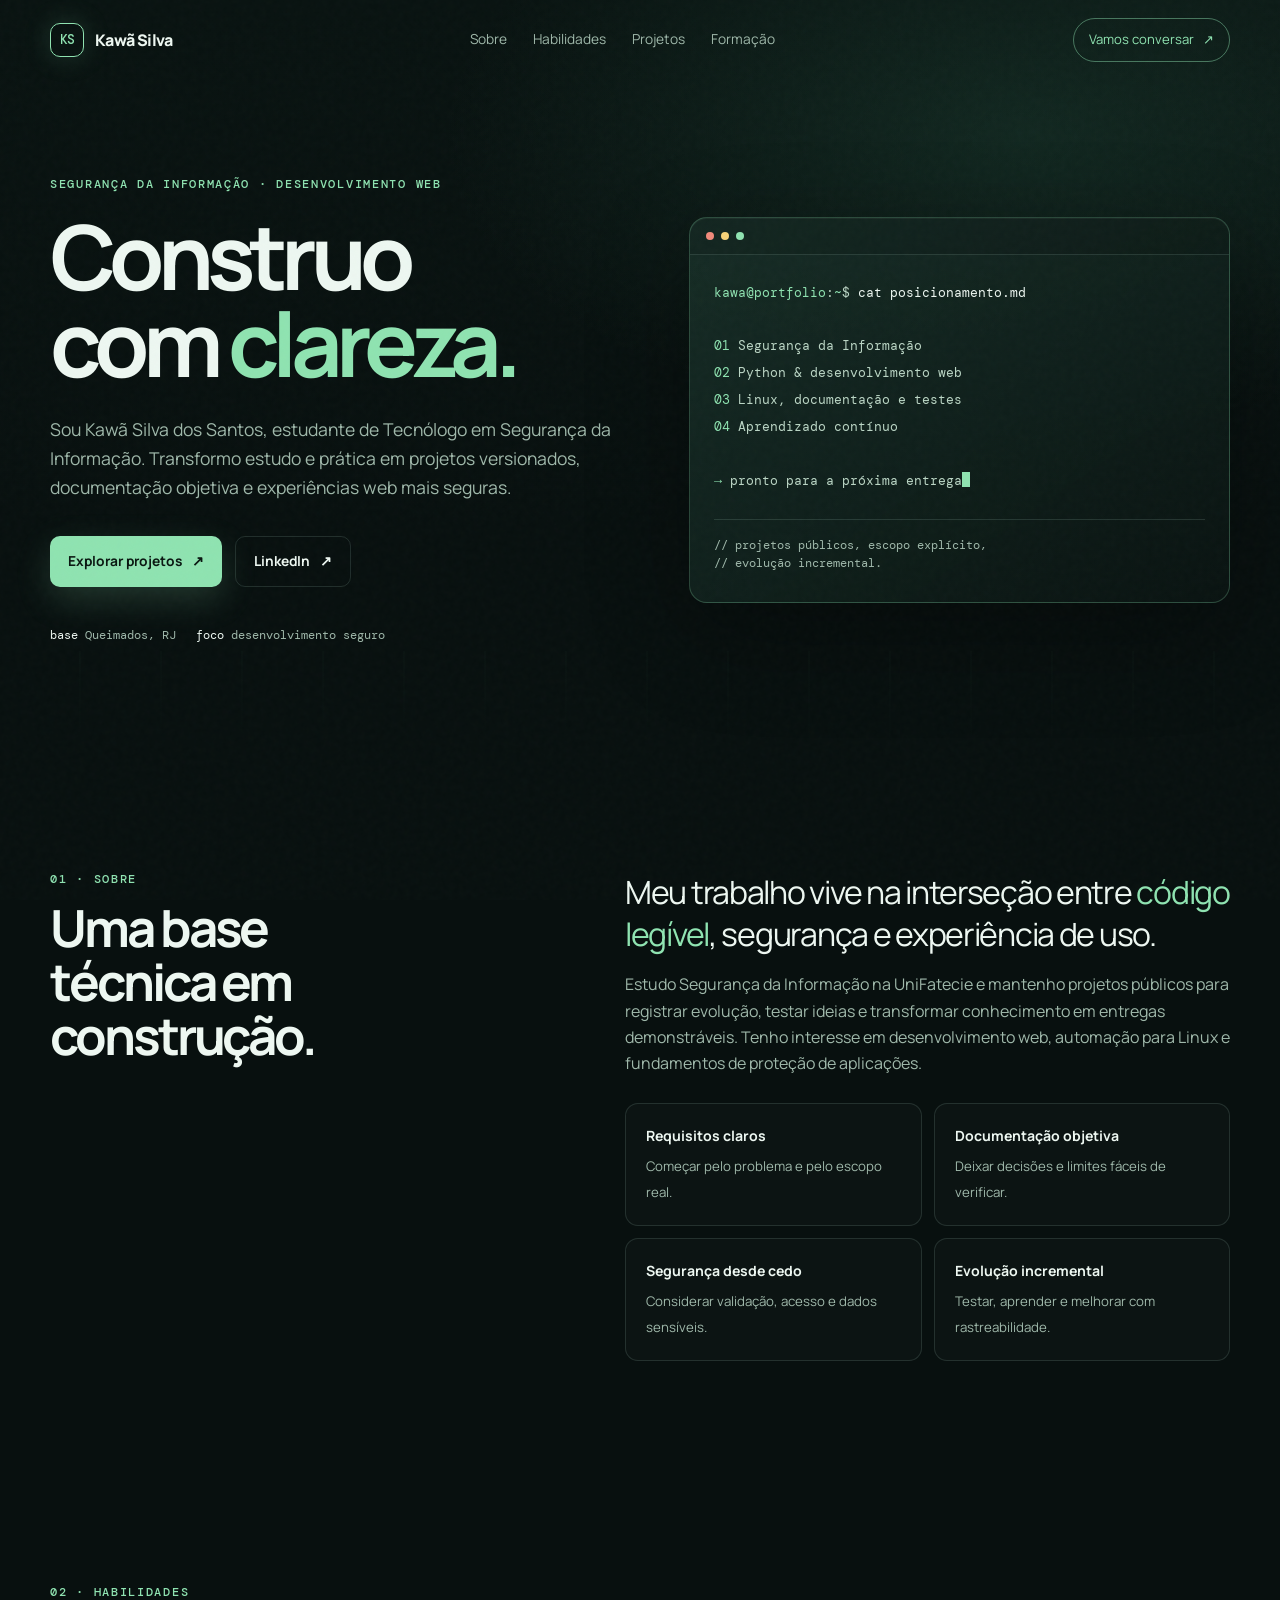
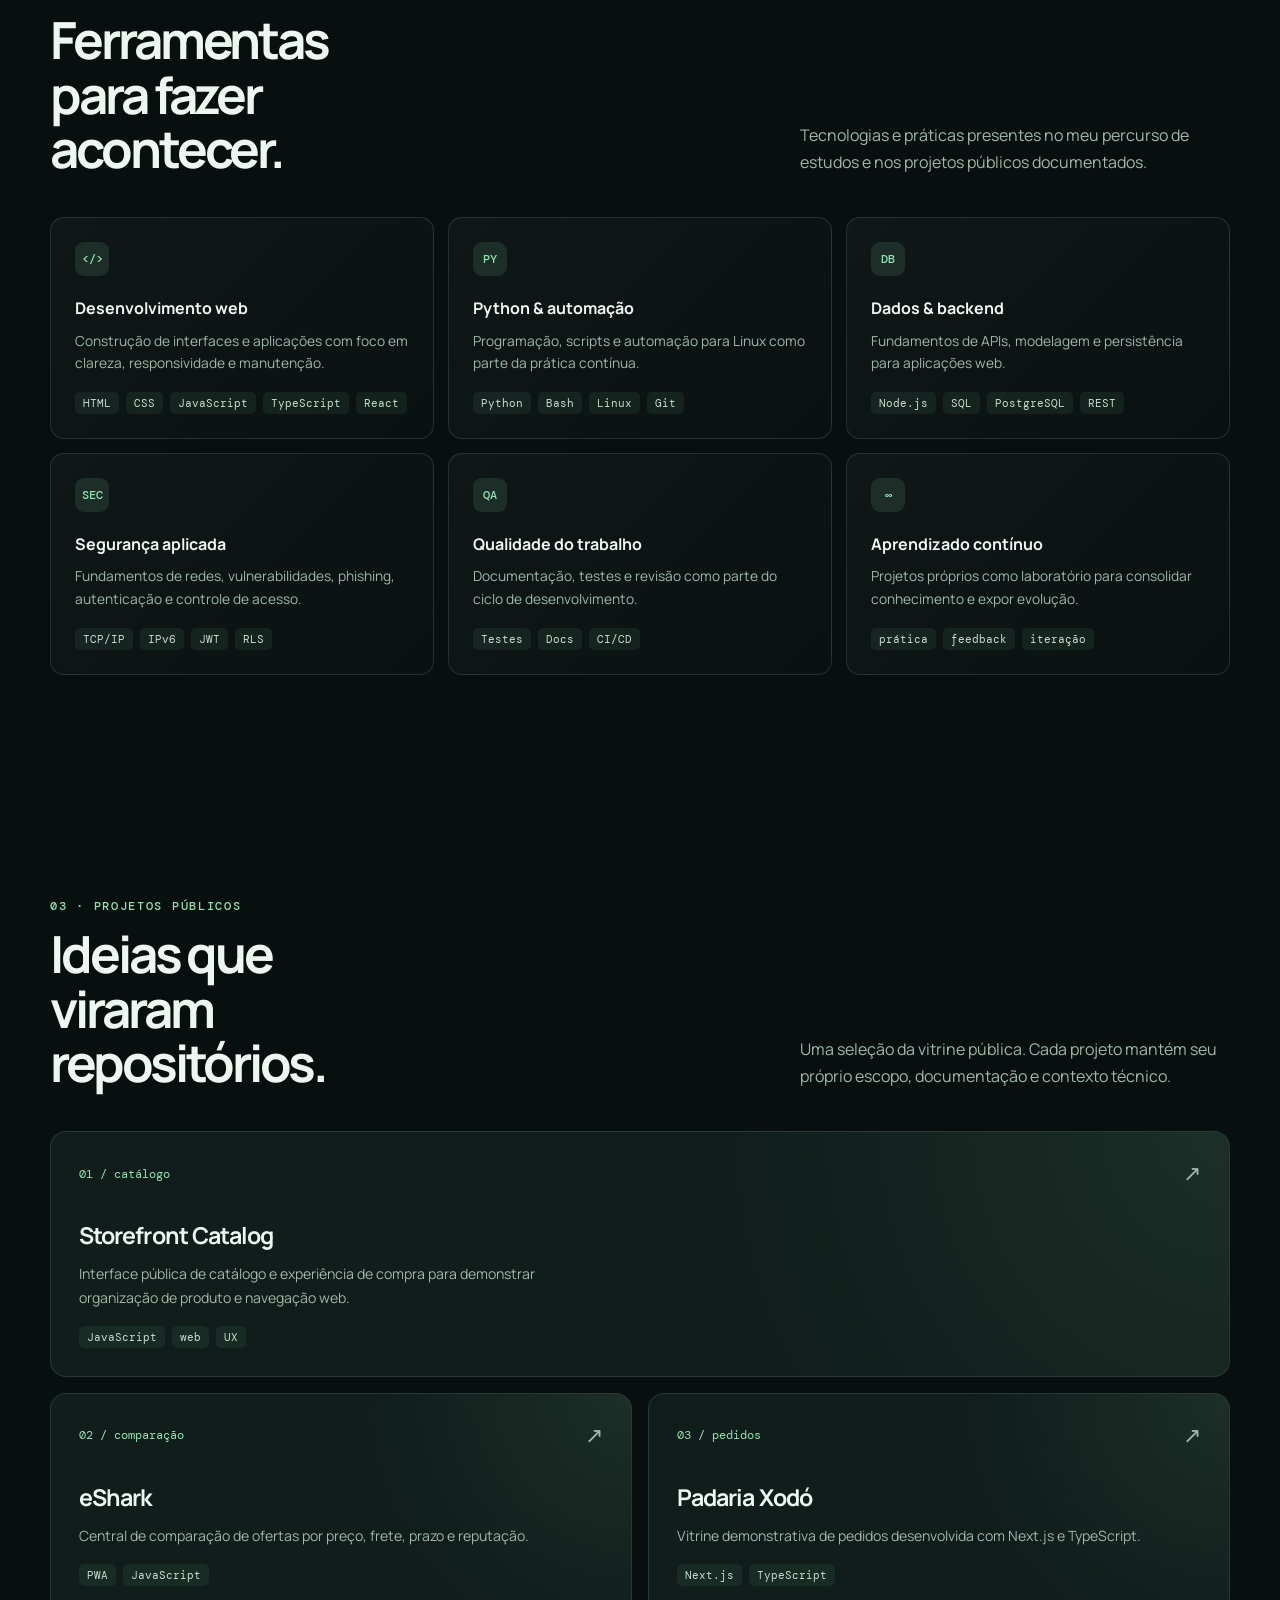
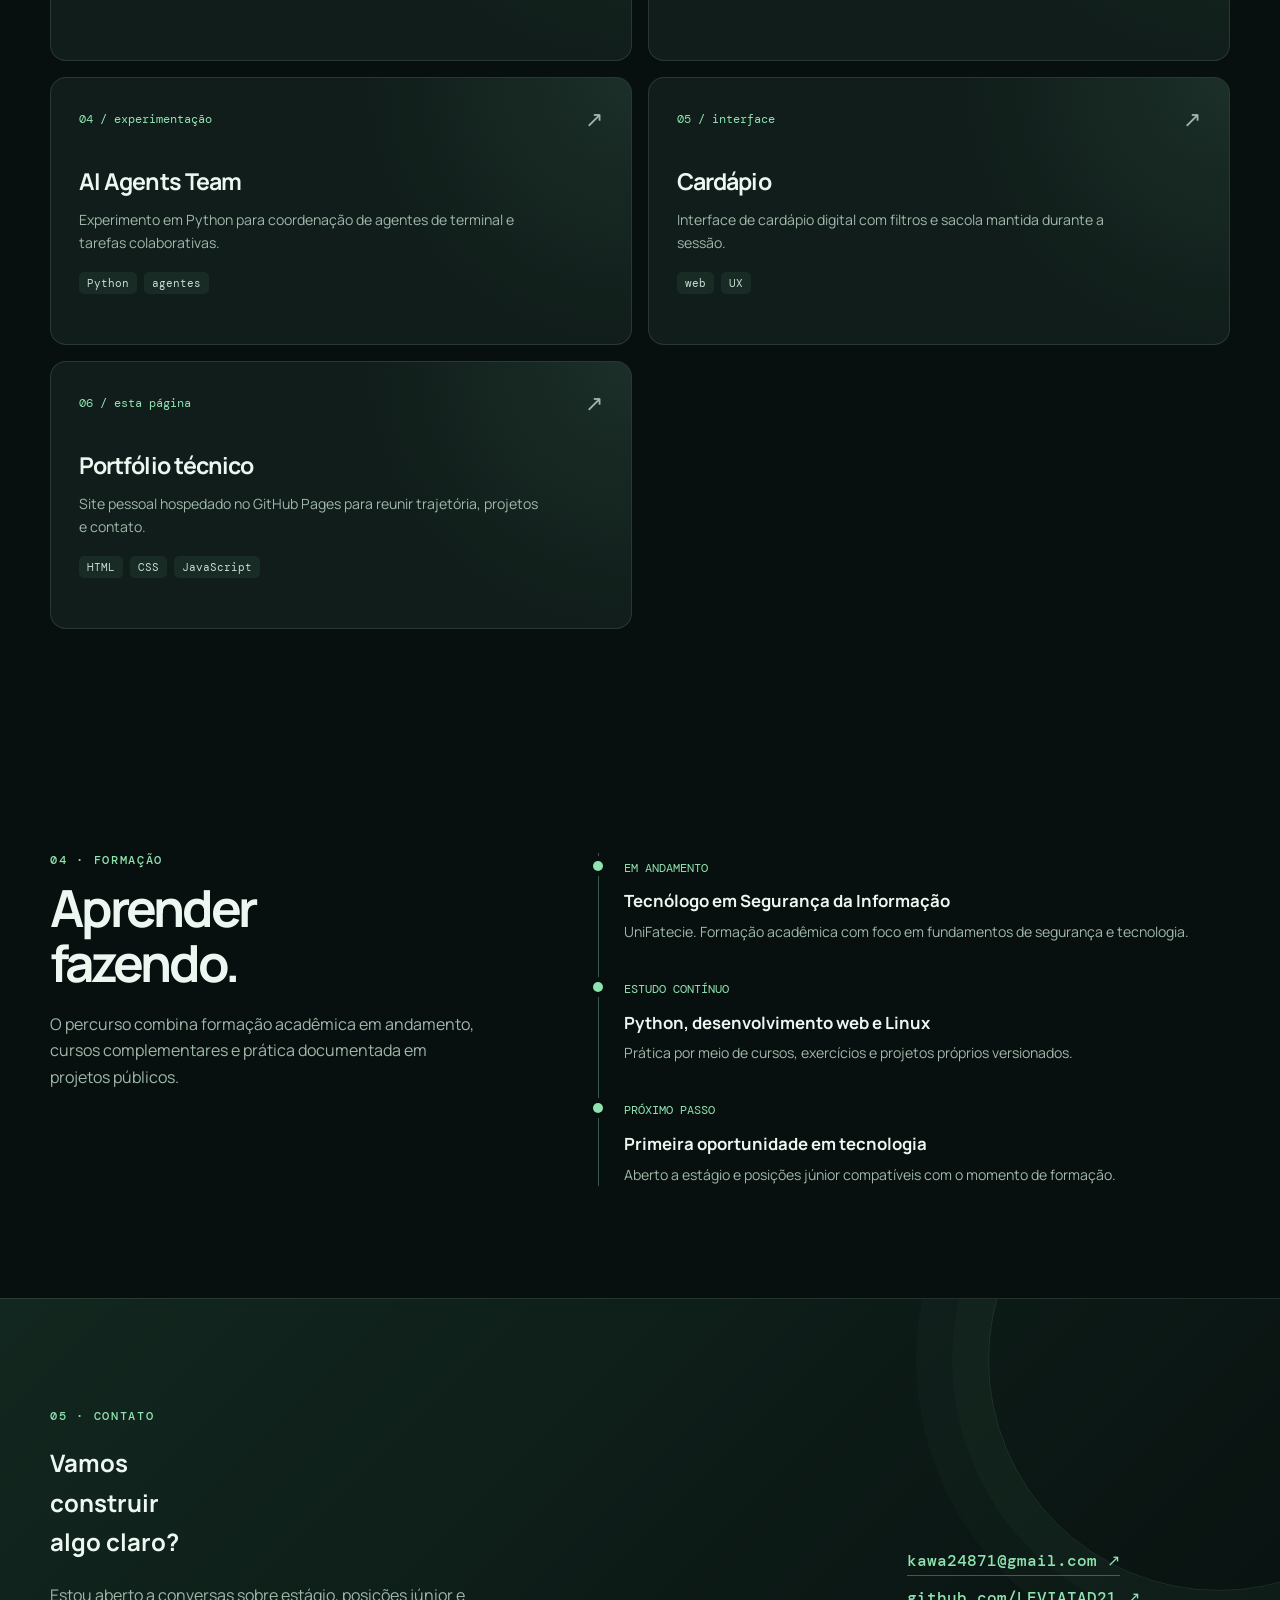
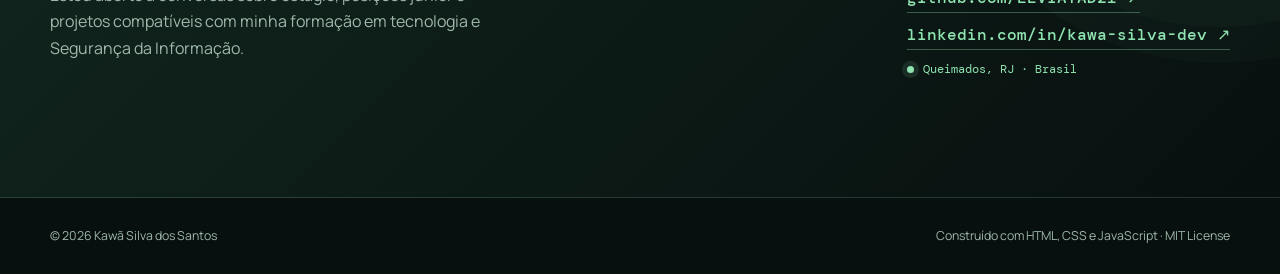
<file: index.html>
<!doctype html>
<html lang="pt-BR">
<head>
  <meta charset="utf-8">
  <meta name="viewport" content="width=device-width, initial-scale=1">
  <meta name="description" content="Portfólio público de Kawã Silva dos Santos — estudante de Segurança da Informação, desenvolvimento web e automação para Linux.">
  <meta name="theme-color" content="#08100f">
  <title>Kawã Silva dos Santos — Segurança da Informação & Desenvolvimento</title>
  <link rel="preconnect" href="https://fonts.googleapis.com">
  <link rel="preconnect" href="https://fonts.gstatic.com" crossorigin>
  <link href="https://fonts.googleapis.com/css2?family=DM+Mono:wght@400;500&family=Manrope:wght@400;500;600;700;800&display=swap" rel="stylesheet">
  <style>
    :root{--bg:#08100f;--bg-soft:#0d1715;--panel:#101d1a;--panel-2:#13231f;--line:rgba(203,245,226,.13);--text:#edf7f1;--muted:#9fb8aa;--accent:#8fe3b1;--accent-2:#d7ff8f;--warning:#f6d278;--mono:'DM Mono',monospace;--sans:'Manrope',sans-serif;--max:1180px;--ease:cubic-bezier(.16,1,.3,1)}
    *{box-sizing:border-box}html{scroll-behavior:smooth}body{margin:0;background:var(--bg);color:var(--text);font:16px/1.65 var(--sans);overflow-x:hidden}body:before{content:"";position:fixed;inset:0;pointer-events:none;opacity:.035;background-image:url("data:image/svg+xml,%3Csvg viewBox='0 0 180 180' xmlns='http://www.w3.org/2000/svg'%3E%3Cfilter id='n'%3E%3CfeTurbulence type='fractalNoise' baseFrequency='.8' numOctaves='3' stitchTiles='stitch'/%3E%3C/filter%3E%3Crect width='100%25' height='100%25' filter='url(%23n)' opacity='.65'/%3E%3C/svg%3E");z-index:20}a{color:inherit;text-decoration:none}.wrap{width:min(var(--max),calc(100% - 48px));margin:auto}.eyebrow{color:var(--accent);font:500 .76rem/1.2 var(--mono);letter-spacing:.14em;text-transform:uppercase}.muted{color:var(--muted)}
    .nav{position:fixed;inset:0 0 auto;z-index:10;padding:18px 0;transition:background .3s,border-color .3s,backdrop-filter .3s}.nav.scrolled{background:rgba(8,16,15,.82);backdrop-filter:blur(18px);border-bottom:1px solid var(--line)}.nav-inner{display:flex;align-items:center;justify-content:space-between;gap:24px}.brand{display:inline-flex;align-items:center;gap:11px;font-weight:800;letter-spacing:-.04em}.brand-mark{display:grid;place-items:center;width:34px;height:34px;border:1px solid var(--accent);color:var(--accent);font:500 .8rem var(--mono);border-radius:10px;box-shadow:0 0 28px rgba(143,227,177,.17)}.nav-links{display:flex;gap:26px;color:var(--muted);font-size:.86rem}.nav-links a{position:relative}.nav-links a:after{content:"";position:absolute;left:0;right:100%;bottom:-7px;height:1px;background:var(--accent);transition:right .25s var(--ease)}.nav-links a:hover{color:var(--text)}.nav-links a:hover:after{right:0}.nav-cta{display:inline-flex;align-items:center;gap:9px;padding:10px 15px;border:1px solid rgba(143,227,177,.45);border-radius:999px;color:var(--accent);font-size:.82rem;transition:transform .25s var(--ease),background .25s}.nav-cta:hover{transform:translateY(-2px);background:rgba(143,227,177,.08)}
    main{position:relative}.hero{min-height:760px;display:grid;align-items:center;padding:150px 0 90px;position:relative;background:radial-gradient(ellipse 70% 60% at 80% 18%,rgba(64,145,111,.17),transparent 65%),linear-gradient(180deg,#091311 0%,var(--bg) 70%)}.hero-grid{display:grid;grid-template-columns:1.02fr .98fr;gap:76px;align-items:center}.hero h1{font-size:clamp(3.2rem,7vw,6.8rem);line-height:.98;letter-spacing:-.075em;margin:20px 0 28px;max-width:8ch;text-wrap:balance}.hero h1 span{color:var(--accent)}.hero-copy{max-width:590px;font-size:1.1rem;color:var(--muted);text-wrap:pretty}.actions{display:flex;flex-wrap:wrap;gap:13px;margin-top:34px}.btn{display:inline-flex;align-items:center;gap:10px;border-radius:10px;padding:13px 18px;font-weight:700;font-size:.86rem;transition:transform .25s var(--ease),box-shadow .25s var(--ease),background .25s}.btn:hover{transform:translateY(-3px)}.btn-primary{background:var(--accent);color:#0a1711;box-shadow:0 12px 35px rgba(143,227,177,.18)}.btn-primary:hover{box-shadow:0 16px 42px rgba(143,227,177,.28)}.btn-ghost{border:1px solid var(--line);color:var(--text)}.btn-ghost:hover{background:var(--panel)}.hero-meta{display:flex;gap:20px;flex-wrap:wrap;margin-top:40px;color:var(--muted);font:400 .78rem var(--mono)}.hero-meta strong{color:var(--text);font-weight:400}.terminal{position:relative;border:1px solid rgba(143,227,177,.23);border-radius:18px;background:linear-gradient(145deg,rgba(24,47,40,.9),rgba(10,20,18,.96));box-shadow:0 30px 100px rgba(0,0,0,.32),inset 0 1px rgba(255,255,255,.05);overflow:hidden;transform:rotate(1.4deg);transition:transform .5s var(--ease)}.terminal:hover{transform:rotate(0) translateY(-5px)}.terminal-bar{display:flex;gap:7px;padding:14px 16px;border-bottom:1px solid var(--line);background:rgba(0,0,0,.13)}.dot{width:8px;height:8px;border-radius:50%;background:#547066}.dot:first-child{background:#f18a7b}.dot:nth-child(2){background:var(--warning)}.dot:nth-child(3){background:var(--accent)}.terminal-body{padding:25px 24px 29px;min-height:335px;font:400 .84rem/2 var(--mono);color:#bbd6c5}.prompt{color:var(--accent)}.cmd{color:var(--text)}.cursor{display:inline-block;width:8px;height:1.1em;background:var(--accent);vertical-align:-2px;animation:blink 1.05s steps(2) infinite}.terminal-note{margin-top:24px;padding-top:17px;border-top:1px solid var(--line);color:var(--muted);font:400 .72rem/1.6 var(--mono)}@keyframes blink{50%{opacity:0}}
    .signal{position:absolute;inset:auto 0 -1px;height:110px;opacity:.45;background:linear-gradient(transparent,var(--bg)),repeating-linear-gradient(90deg,transparent 0 79px,rgba(143,227,177,.08) 80px,transparent 81px)}.section{padding:112px 0}.section-head{display:flex;justify-content:space-between;align-items:end;gap:30px;margin-bottom:42px}.section h2{font-size:clamp(2rem,4vw,3.7rem);line-height:1.06;letter-spacing:-.06em;margin:13px 0 0;max-width:11ch}.section-intro{max-width:430px;color:var(--muted);margin:0}.about{display:grid;grid-template-columns:.9fr 1.1fr;gap:80px}.about-lead{font-size:clamp(1.4rem,2.5vw,2rem);line-height:1.3;letter-spacing:-.04em;margin:0}.about-lead em{color:var(--accent);font-style:normal}.about p:not(.about-lead){color:var(--muted);max-width:62ch}.principles{display:grid;grid-template-columns:repeat(2,1fr);gap:12px;margin-top:26px}.principle{padding:20px;border:1px solid var(--line);border-radius:13px;background:rgba(255,255,255,.02)}.principle b{display:block;margin-bottom:5px;font-size:.88rem}.principle span{color:var(--muted);font-size:.83rem}
    .skills-grid{display:grid;grid-template-columns:repeat(3,1fr);gap:14px}.skill-card{border:1px solid var(--line);border-radius:14px;background:linear-gradient(135deg,rgba(255,255,255,.035),rgba(255,255,255,.012));padding:24px;min-height:180px;transition:transform .3s var(--ease),border-color .3s,background .3s}.skill-card:hover{transform:translateY(-5px);border-color:rgba(143,227,177,.42);background:var(--panel)}.skill-icon{display:grid;place-items:center;width:34px;height:34px;border-radius:9px;background:rgba(143,227,177,.11);color:var(--accent);font:500 .78rem var(--mono);margin-bottom:19px}.skill-card h3{font-size:1rem;margin:0 0 8px}.skill-card p{color:var(--muted);font-size:.86rem;margin:0}.tags{display:flex;flex-wrap:wrap;gap:7px;margin-top:17px}.tag{padding:4px 8px;border-radius:5px;background:rgba(143,227,177,.07);color:#c5dfd0;font:400 .7rem var(--mono)}
    .projects{display:grid;grid-template-columns:repeat(2,1fr);gap:16px}.project{position:relative;min-height:268px;padding:28px;border:1px solid var(--line);border-radius:16px;overflow:hidden;background:var(--panel);transition:transform .3s var(--ease),border-color .3s}.project:before{content:"";position:absolute;inset:0;background:radial-gradient(circle at 100% 0,rgba(143,227,177,.13),transparent 42%);opacity:.7;pointer-events:none}.project:hover{transform:translateY(-6px);border-color:rgba(143,227,177,.42)}.project.wide{grid-column:span 2;min-height:230px}.project-top,.project h3,.project p,.project .tags{position:relative}.project-top{display:flex;justify-content:space-between;align-items:center;color:var(--accent);font:400 .72rem var(--mono)}.project h3{font-size:1.45rem;letter-spacing:-.04em;margin:28px 0 8px}.project p{color:var(--muted);font-size:.88rem;max-width:52ch;margin:0}.project-arrow{font-size:1.35rem;color:var(--muted);transition:transform .25s var(--ease)}.project:hover .project-arrow{transform:translate(4px,-4px);color:var(--accent)}
    .formation{display:grid;grid-template-columns:.85fr 1.15fr;gap:80px}.timeline{border-left:1px solid rgba(143,227,177,.35);padding-left:25px}.timeline-item{position:relative;padding:0 0 31px}.timeline-item:before{content:"";position:absolute;left:-31px;top:8px;width:10px;height:10px;border-radius:50%;background:var(--accent);box-shadow:0 0 0 5px var(--bg)}.timeline-item:last-child{padding-bottom:0}.timeline-item time{font:400 .72rem var(--mono);color:var(--accent)}.timeline-item h3{font-size:1.05rem;margin:8px 0 5px}.timeline-item p{color:var(--muted);font-size:.88rem;margin:0}.callout{align-self:start;border:1px solid rgba(143,227,177,.25);padding:28px;border-radius:16px;background:linear-gradient(145deg,rgba(143,227,177,.08),rgba(255,255,255,.02))}.callout h3{font-size:1.5rem;letter-spacing:-.05em;margin:0 0 15px}.callout p{color:var(--muted);margin:0 0 22px}.availability{display:flex;align-items:center;gap:9px;color:var(--accent);font:400 .75rem var(--mono)}.availability i{display:block;width:7px;height:7px;border-radius:50%;background:var(--accent);box-shadow:0 0 0 5px rgba(143,227,177,.11)}
    .contact{position:relative;overflow:hidden;padding:110px 0 120px;background:linear-gradient(135deg,#12271f,var(--bg));border-top:1px solid var(--line);border-bottom:1px solid var(--line)}.contact:after{content:"";position:absolute;width:460px;height:460px;border:1px solid rgba(143,227,177,.13);border-radius:50%;right:-170px;top:-170px;box-shadow:0 0 0 36px rgba(143,227,177,.025),0 0 0 72px rgba(143,227,177,.018)}.contact-grid{display:flex;justify-content:space-between;gap:50px;align-items:end;position:relative;z-index:1}.contact h2{max-width:10ch}.contact p{max-width:45ch;color:var(--muted)}.contact-links{display:flex;flex-direction:column;align-items:flex-start;gap:11px}.contact-link{font:500 1rem var(--mono);color:var(--accent);border-bottom:1px solid rgba(143,227,177,.35);padding-bottom:4px;transition:border-color .2s}.contact-link:hover{border-color:var(--accent)}footer{padding:28px 0;color:var(--muted);font-size:.77rem}footer .wrap{display:flex;justify-content:space-between;gap:20px}footer a:hover{color:var(--accent)}
    [data-reveal]{opacity:0;transform:translateY(24px)}.is-visible{opacity:1;transform:none;transition:opacity .75s var(--ease),transform .75s var(--ease)}
    @media(max-width:850px){.wrap{width:min(var(--max),calc(100% - 36px))}.nav-links{display:none}.hero{min-height:auto;padding:135px 0 80px}.hero-grid,.about,.formation{grid-template-columns:1fr;gap:50px}.hero h1{max-width:10ch}.terminal{max-width:650px;margin:auto;width:100%}.section{padding:82px 0}.section-head{display:block}.section-intro{margin-top:20px}.skills-grid{grid-template-columns:repeat(2,1fr)}.contact-grid{display:block}.contact-links{margin-top:30px}.contact h2{max-width:12ch}.project.wide{grid-column:span 1}}
    @media(max-width:560px){.wrap{width:calc(100% - 30px)}.nav{padding:14px 0}.nav-cta{padding:9px 12px;font-size:.75rem}.hero h1{font-size:clamp(3rem,16vw,4.4rem)}.hero-copy{font-size:1rem}.hero-meta{margin-top:30px;gap:12px;flex-direction:column}.terminal-body{min-height:280px;padding:20px 17px;font-size:.72rem}.skills-grid,.projects,.principles{grid-template-columns:1fr}.project.wide{grid-column:span 1}.project{min-height:auto}.section h2{font-size:2.3rem}footer .wrap{display:block}footer span{display:block;margin-top:8px}}
    @media(prefers-reduced-motion:reduce){html{scroll-behavior:auto}.terminal,.project,.skill-card,.btn{transition:none}[data-reveal]{opacity:1;transform:none}.cursor{animation:none}}
  </style>
</head>
<body>
  <header class="nav" id="nav"><div class="wrap nav-inner"><a class="brand" href="#top" aria-label="Kawã Silva — início"><span class="brand-mark">KS</span><span>Kawã Silva</span></a><nav class="nav-links" aria-label="Navegação principal"><a href="#sobre">Sobre</a><a href="#habilidades">Habilidades</a><a href="#projetos">Projetos</a><a href="#formacao">Formação</a></nav><a class="nav-cta" href="mailto:kawa24871@gmail.com">Vamos conversar <span>↗</span></a></div></header>
  <main id="top">
    <section class="hero"><div class="wrap hero-grid"><div data-reveal><div class="eyebrow">Segurança da Informação · Desenvolvimento web</div><h1>Construo com <span>clareza.</span></h1><p class="hero-copy">Sou Kawã Silva dos Santos, estudante de Tecnólogo em Segurança da Informação. Transformo estudo e prática em projetos versionados, documentação objetiva e experiências web mais seguras.</p><div class="actions"><a class="btn btn-primary" href="#projetos">Explorar projetos <span>↗</span></a><a class="btn btn-ghost" href="https://www.linkedin.com/in/kawa-silva-dev/" target="_blank" rel="noreferrer">LinkedIn <span>↗</span></a></div><div class="hero-meta"><span><strong>base</strong> Queimados, RJ</span><span><strong>foco</strong> desenvolvimento seguro</span></div></div><div class="terminal" data-reveal><div class="terminal-bar"><i class="dot"></i><i class="dot"></i><i class="dot"></i></div><div class="terminal-body"><div><span class="prompt">kawa@portfolio</span>:<span class="prompt">~</span>$ <span class="cmd">cat posicionamento.md</span></div><br><div><span class="prompt">01</span>  Segurança da Informação</div><div><span class="prompt">02</span>  Python & desenvolvimento web</div><div><span class="prompt">03</span>  Linux, documentação e testes</div><div><span class="prompt">04</span>  Aprendizado contínuo</div><br><div><span class="prompt">→</span> pronto para a próxima entrega<span class="cursor"></span></div><div class="terminal-note">// projetos públicos, escopo explícito,<br>// evolução incremental.</div></div></div></div><div class="signal"></div></section>
    <section class="section" id="sobre"><div class="wrap about"><div data-reveal><div class="eyebrow">01 · Sobre</div><h2>Uma base técnica em construção.</h2></div><div data-reveal><p class="about-lead">Meu trabalho vive na interseção entre <em>código legível</em>, segurança e experiência de uso.</p><p>Estudo Segurança da Informação na UniFatecie e mantenho projetos públicos para registrar evolução, testar ideias e transformar conhecimento em entregas demonstráveis. Tenho interesse em desenvolvimento web, automação para Linux e fundamentos de proteção de aplicações.</p><div class="principles"><div class="principle"><b>Requisitos claros</b><span>Começar pelo problema e pelo escopo real.</span></div><div class="principle"><b>Documentação objetiva</b><span>Deixar decisões e limites fáceis de verificar.</span></div><div class="principle"><b>Segurança desde cedo</b><span>Considerar validação, acesso e dados sensíveis.</span></div><div class="principle"><b>Evolução incremental</b><span>Testar, aprender e melhorar com rastreabilidade.</span></div></div></div></div></section>
    <section class="section" id="habilidades"><div class="wrap"><div class="section-head" data-reveal><div><div class="eyebrow">02 · Habilidades</div><h2>Ferramentas para fazer acontecer.</h2></div><p class="section-intro">Tecnologias e práticas presentes no meu percurso de estudos e nos projetos públicos documentados.</p></div><div class="skills-grid" data-stagger-group><article class="skill-card" data-reveal><div class="skill-icon">&lt;/&gt;</div><h3>Desenvolvimento web</h3><p>Construção de interfaces e aplicações com foco em clareza, responsividade e manutenção.</p><div class="tags"><span class="tag">HTML</span><span class="tag">CSS</span><span class="tag">JavaScript</span><span class="tag">TypeScript</span><span class="tag">React</span></div></article><article class="skill-card" data-reveal><div class="skill-icon">PY</div><h3>Python & automação</h3><p>Programação, scripts e automação para Linux como parte da prática contínua.</p><div class="tags"><span class="tag">Python</span><span class="tag">Bash</span><span class="tag">Linux</span><span class="tag">Git</span></div></article><article class="skill-card" data-reveal><div class="skill-icon">DB</div><h3>Dados & backend</h3><p>Fundamentos de APIs, modelagem e persistência para aplicações web.</p><div class="tags"><span class="tag">Node.js</span><span class="tag">SQL</span><span class="tag">PostgreSQL</span><span class="tag">REST</span></div></article><article class="skill-card" data-reveal><div class="skill-icon">SEC</div><h3>Segurança aplicada</h3><p>Fundamentos de redes, vulnerabilidades, phishing, autenticação e controle de acesso.</p><div class="tags"><span class="tag">TCP/IP</span><span class="tag">IPv6</span><span class="tag">JWT</span><span class="tag">RLS</span></div></article><article class="skill-card" data-reveal><div class="skill-icon">QA</div><h3>Qualidade do trabalho</h3><p>Documentação, testes e revisão como parte do ciclo de desenvolvimento.</p><div class="tags"><span class="tag">Testes</span><span class="tag">Docs</span><span class="tag">CI/CD</span></div></article><article class="skill-card" data-reveal><div class="skill-icon">∞</div><h3>Aprendizado contínuo</h3><p>Projetos próprios como laboratório para consolidar conhecimento e expor evolução.</p><div class="tags"><span class="tag">prática</span><span class="tag">feedback</span><span class="tag">iteração</span></div></article></div></div></section>
    <section class="section" id="projetos"><div class="wrap"><div class="section-head" data-reveal><div><div class="eyebrow">03 · Projetos públicos</div><h2>Ideias que viraram repositórios.</h2></div><p class="section-intro">Uma seleção da vitrine pública. Cada projeto mantém seu próprio escopo, documentação e contexto técnico.</p></div><div class="projects"><a class="project wide" data-reveal href="https://github.com/LEVIATAD21/storefront-catalog-demo" target="_blank" rel="noreferrer"><div class="project-top"><span>01 / catálogo</span><span class="project-arrow">↗</span></div><h3>Storefront Catalog</h3><p>Interface pública de catálogo e experiência de compra para demonstrar organização de produto e navegação web.</p><div class="tags"><span class="tag">JavaScript</span><span class="tag">web</span><span class="tag">UX</span></div></a><a class="project" data-reveal href="https://github.com/LEVIATAD21/eshark" target="_blank" rel="noreferrer"><div class="project-top"><span>02 / comparação</span><span class="project-arrow">↗</span></div><h3>eShark</h3><p>Central de comparação de ofertas por preço, frete, prazo e reputação.</p><div class="tags"><span class="tag">PWA</span><span class="tag">JavaScript</span></div></a><a class="project" data-reveal href="https://github.com/LEVIATAD21/Padaria-xod-" target="_blank" rel="noreferrer"><div class="project-top"><span>03 / pedidos</span><span class="project-arrow">↗</span></div><h3>Padaria Xodó</h3><p>Vitrine demonstrativa de pedidos desenvolvida com Next.js e TypeScript.</p><div class="tags"><span class="tag">Next.js</span><span class="tag">TypeScript</span></div></a><a class="project" data-reveal href="https://github.com/LEVIATAD21/ai-agents-team" target="_blank" rel="noreferrer"><div class="project-top"><span>04 / experimentação</span><span class="project-arrow">↗</span></div><h3>AI Agents Team</h3><p>Experimento em Python para coordenação de agentes de terminal e tarefas colaborativas.</p><div class="tags"><span class="tag">Python</span><span class="tag">agentes</span></div></a><a class="project" data-reveal href="https://github.com/LEVIATAD21/cardapio" target="_blank" rel="noreferrer"><div class="project-top"><span>05 / interface</span><span class="project-arrow">↗</span></div><h3>Cardápio</h3><p>Interface de cardápio digital com filtros e sacola mantida durante a sessão.</p><div class="tags"><span class="tag">web</span><span class="tag">UX</span></div></a><a class="project" data-reveal href="https://github.com/LEVIATAD21/LEVIATAD21.github.io" target="_blank" rel="noreferrer"><div class="project-top"><span>06 / esta página</span><span class="project-arrow">↗</span></div><h3>Portfólio técnico</h3><p>Site pessoal hospedado no GitHub Pages para reunir trajetória, projetos e contato.</p><div class="tags"><span class="tag">HTML</span><span class="tag">CSS</span><span class="tag">JavaScript</span></div></a></div></div></section>
    <section class="section" id="formacao"><div class="wrap formation"><div data-reveal><div class="eyebrow">04 · Formação</div><h2>Aprender fazendo.</h2><p class="section-intro" style="margin-top:22px">O percurso combina formação acadêmica em andamento, cursos complementares e prática documentada em projetos públicos.</p></div><div class="timeline" data-reveal><div class="timeline-item"><time>EM ANDAMENTO</time><h3>Tecnólogo em Segurança da Informação</h3><p>UniFatecie. Formação acadêmica com foco em fundamentos de segurança e tecnologia.</p></div><div class="timeline-item"><time>ESTUDO CONTÍNUO</time><h3>Python, desenvolvimento web e Linux</h3><p>Prática por meio de cursos, exercícios e projetos próprios versionados.</p></div><div class="timeline-item"><time>PRÓXIMO PASSO</time><h3>Primeira oportunidade em tecnologia</h3><p>Aberto a estágio e posições júnior compatíveis com o momento de formação.</p></div></div></div></section>
    <section class="contact" id="contato"><div class="wrap contact-grid"><div data-reveal><div class="eyebrow">05 · Contato</div><h2>Vamos construir algo claro?</h2><p>Estou aberto a conversas sobre estágio, posições júnior e projetos compatíveis com minha formação em tecnologia e Segurança da Informação.</p></div><div class="contact-links" data-reveal><a class="contact-link" href="mailto:kawa24871@gmail.com">kawa24871@gmail.com ↗</a><a class="contact-link" href="https://github.com/LEVIATAD21" target="_blank" rel="noreferrer">github.com/LEVIATAD21 ↗</a><a class="contact-link" href="https://www.linkedin.com/in/kawa-silva-dev/" target="_blank" rel="noreferrer">linkedin.com/in/kawa-silva-dev ↗</a><span class="availability"><i></i> Queimados, RJ · Brasil</span></div></div></section>
  </main>
  <footer><div class="wrap"><span>© 2026 Kawã Silva dos Santos</span><span>Construído com HTML, CSS e JavaScript · <a href="https://github.com/LEVIATAD21/LEVIATAD21.github.io/blob/main/LICENSE" target="_blank" rel="noreferrer">MIT License</a></span></div></footer>
  <script>
    const nav=document.querySelector('#nav');
    addEventListener('scroll',()=>nav.classList.toggle('scrolled',scrollY>40),{passive:true});
    const reduced=matchMedia('(prefers-reduced-motion: reduce)').matches;
    const reveal=document.querySelectorAll('[data-reveal]');
    if(reduced){reveal.forEach(el=>el.classList.add('is-visible'))}else{const io=new IntersectionObserver(entries=>entries.forEach(e=>{if(e.isIntersecting){e.target.classList.add('is-visible');io.unobserve(e.target)}}),{threshold:.14});reveal.forEach(el=>io.observe(el))}
  </script>
</body>
</html>
</file>
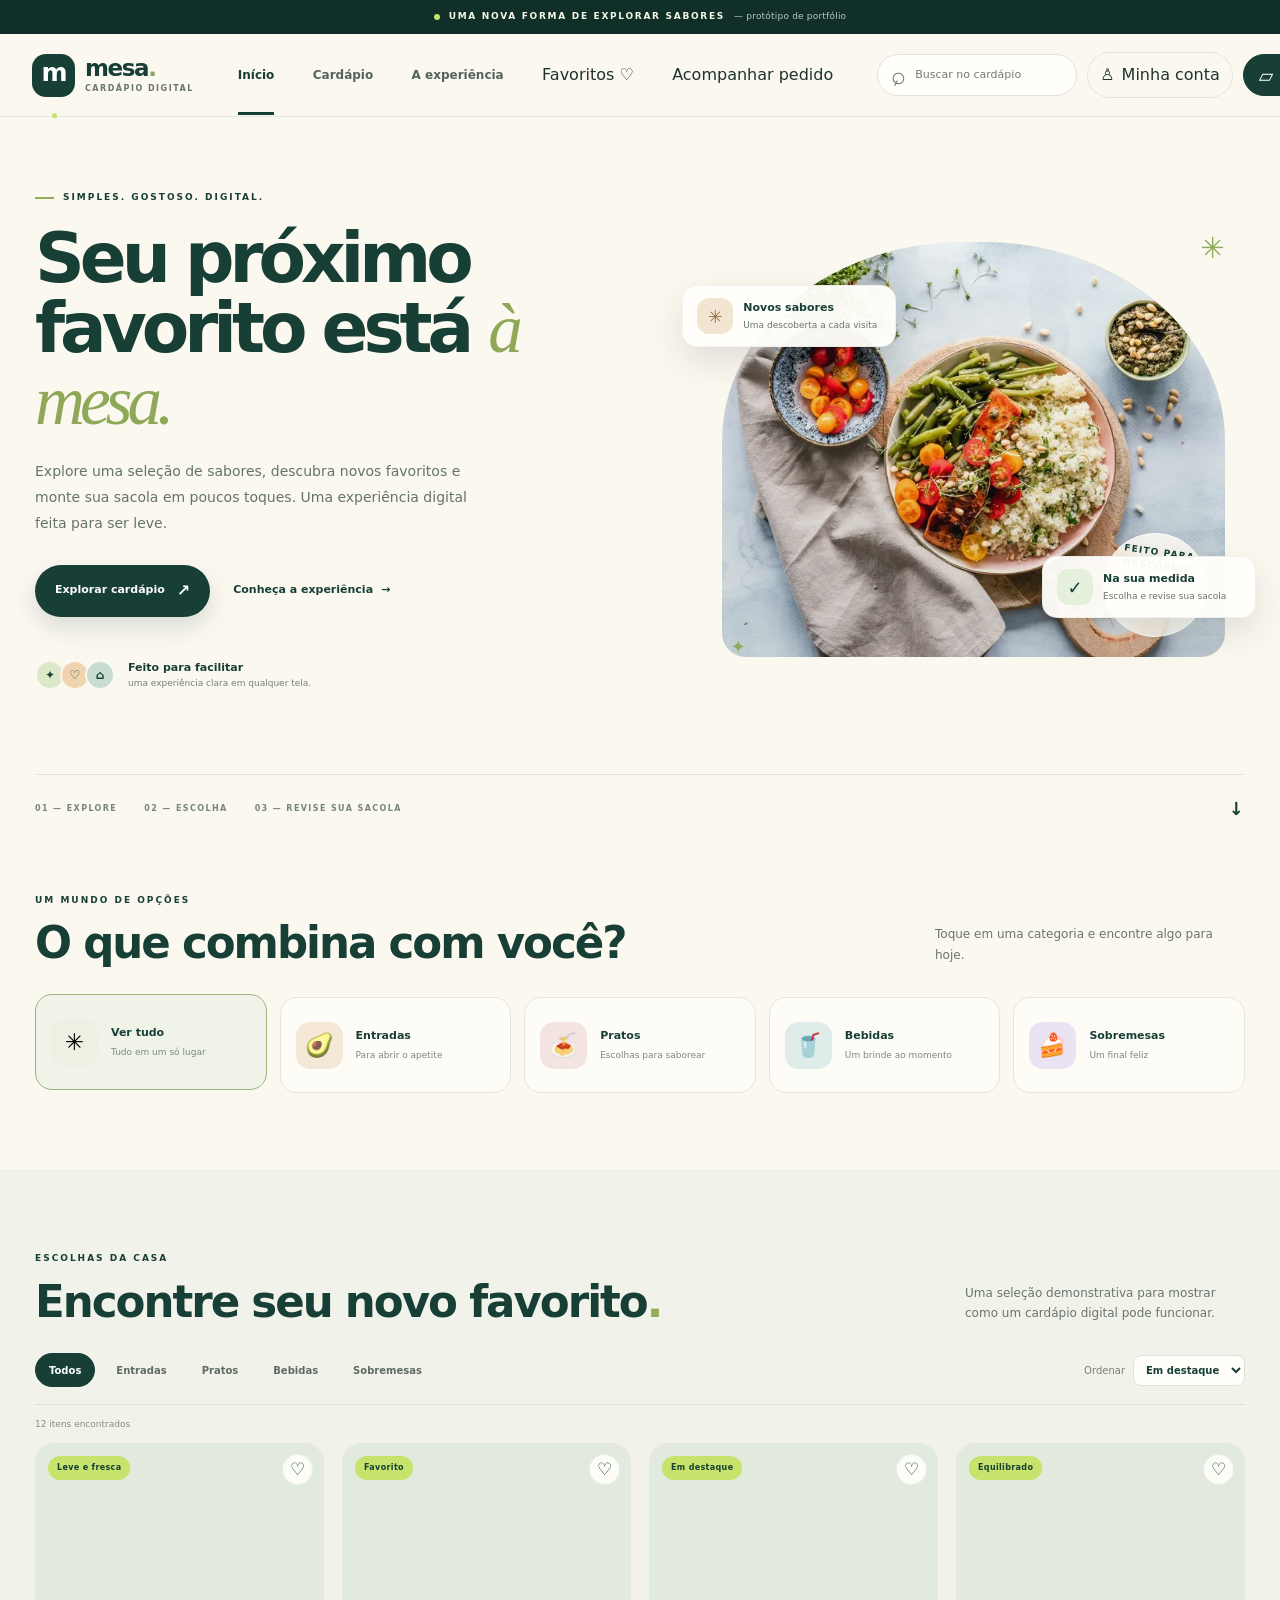
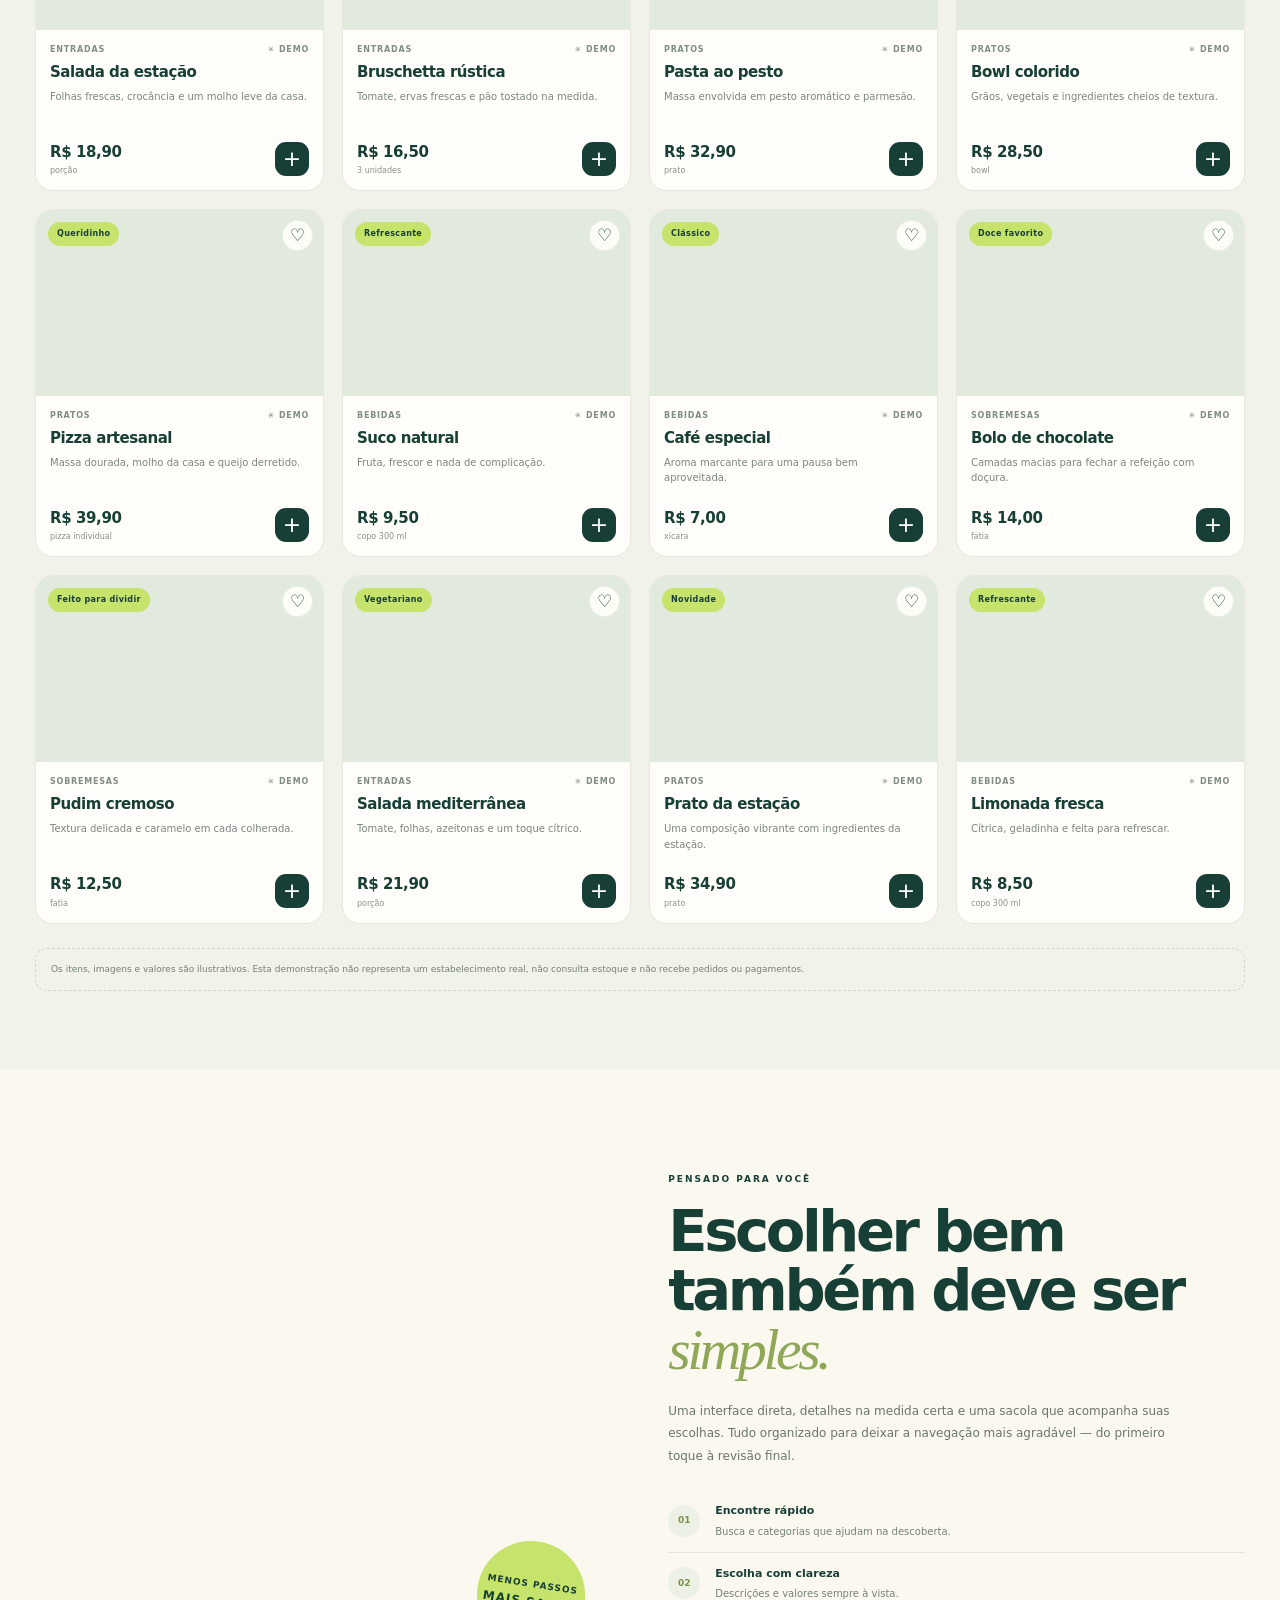
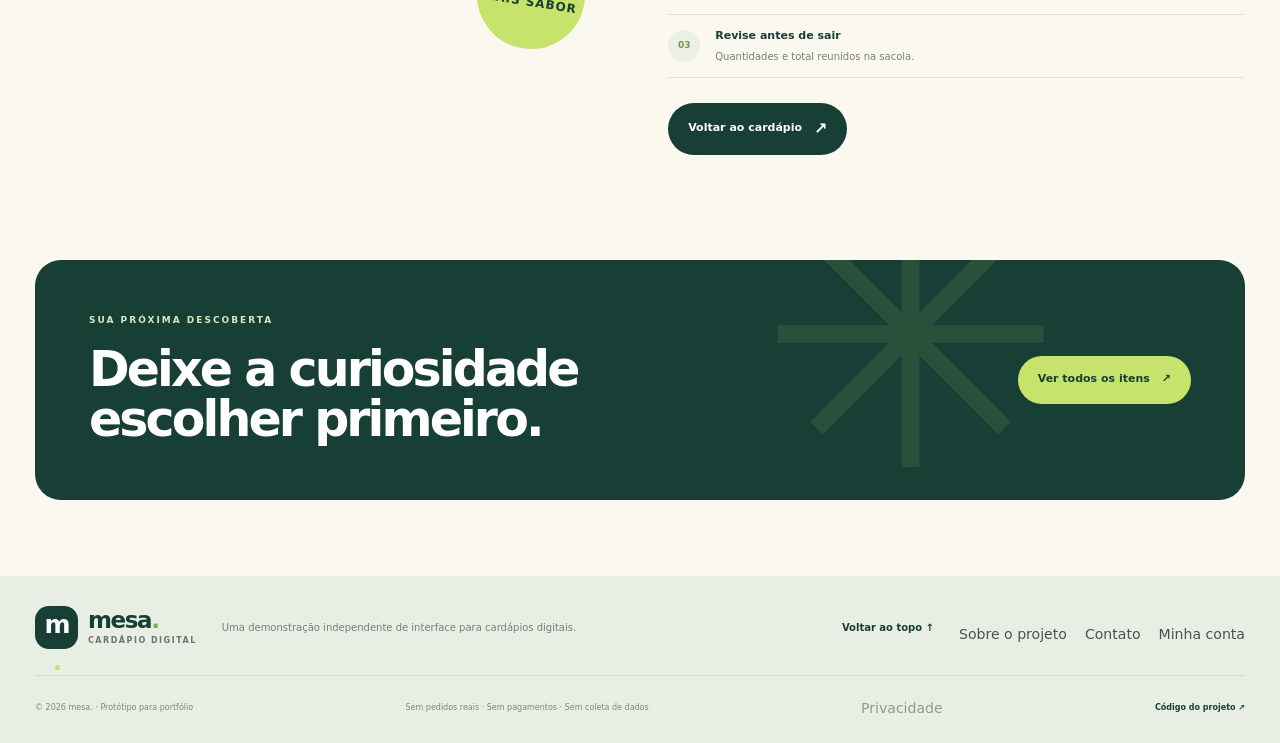
<file: cardapio/index.html>
<!doctype html>
<html lang="pt-BR">
<head>
  <meta charset="utf-8">
  <meta name="viewport" content="width=device-width, initial-scale=1, viewport-fit=cover">
  <meta name="description" content="Protótipo independente de cardápio digital: explore categorias, conheça itens e monte uma sacola de demonstração.">
  <meta name="referrer" content="strict-origin-when-cross-origin">
  <meta name="x-project-provenance" content="github.com/LEVIATAD21/LEVIATAD21.github.io/tree/main/cardapio">
  <meta http-equiv="Content-Security-Policy" content="default-src 'self'; style-src 'self'; script-src 'self'; img-src 'self' data:; font-src 'self'; connect-src 'none'; object-src 'none'; base-uri 'self'; form-action 'self'; frame-src 'none'">
  <meta name="theme-color" content="#173f35">
  <title>mesa. — Cardápio digital demonstrativo</title>
  <link rel="canonical" href="https://leviatad21.github.io/cardapio/">
  <meta property="og:type" content="website">
  <meta property="og:site_name" content="mesa. cardápio digital">
  <meta property="og:locale" content="pt_BR">
  <meta property="og:url" content="https://leviatad21.github.io/cardapio/">
  <meta property="og:title" content="mesa. — Cardápio digital demonstrativo">
  <meta property="og:description" content="Protótipo de cardápio digital: categorias, busca, favoritos, sacola e revisão de pedido. Interface responsiva, sem backend e sem pedidos reais.">
  <meta property="og:image" content="https://leviatad21.github.io/cardapio/assets/og-cardapio.jpg">
  <meta property="og:image:width" content="1200">
  <meta property="og:image:height" content="630">
  <meta property="og:image:alt" content="Prévia do cardápio digital mesa., com o título “Seu próximo favorito está à mesa.”">
  <meta name="twitter:card" content="summary_large_image">
  <meta name="twitter:title" content="mesa. — Cardápio digital demonstrativo">
  <meta name="twitter:description" content="Categorias, busca, favoritos, sacola e revisão de pedido em um protótipo responsivo de cardápio digital.">
  <meta name="twitter:image" content="https://leviatad21.github.io/cardapio/assets/og-cardapio.jpg">
  <link rel="icon" href="assets/favicon.svg" type="image/svg+xml">
  <link rel="icon" href="assets/favicon.png" sizes="64x64" type="image/png">
  <link rel="apple-touch-icon" href="assets/apple-touch-icon.png">
  <link rel="stylesheet" href="styles.css">
  <script src="app.js" defer></script>
</head>
<body>
  <a class="skip-link" href="#conteudo">Pular para o conteúdo</a>
  <div class="announcement"><span class="announcement-dot"></span> UMA NOVA FORMA DE EXPLORAR SABORES <span class="announcement-note">— protótipo de portfólio</span></div>
  <header class="site-header">
    <div class="header-inner">
      <a class="brand" href="#inicio" aria-label="mesa., início"><span class="brand-symbol">m<span>.</span></span><span class="brand-name">mesa<span>.</span><small>cardápio digital</small></span></a>
      <nav class="main-nav" aria-label="Navegação principal">
        <a class="nav-link active" href="#inicio">Início</a>
        <a class="nav-link" href="#cardapio">Cardápio</a>
        <a class="nav-link" href="#experiencia">A experiência</a><button class="nav-link nav-button" type="button" data-open-screen="favorites">Favoritos ♡</button><button class="nav-link nav-button" type="button" data-open-screen="tracking">Acompanhar pedido</button>
      </nav>
      <div class="header-actions">
        <label class="search-box" for="searchInput"><span aria-hidden="true">⌕</span><input id="searchInput" type="search" placeholder="Buscar no cardápio" autocomplete="off" aria-label="Buscar itens no cardápio"></label>
        <button class="account-button" type="button" data-open-screen="account" aria-label="Abrir minha conta">♙ <span>Minha conta</span></button><button class="cart-button" id="openCart" type="button" aria-haspopup="dialog"><span aria-hidden="true">▱</span><span class="cart-label">Sacola</span><span class="cart-count" id="cartCount">0</span></button>
        <button class="mobile-menu-button" id="mobileMenuButton" type="button" aria-label="Abrir menu" aria-expanded="false">☰</button>
      </div>
    </div>
    <nav class="mobile-nav" id="mobileNav" aria-label="Navegação móvel" hidden>
      <a href="#inicio">Início</a><a href="#cardapio">Cardápio</a><a href="#experiencia">A experiência</a><button type="button" data-open-screen="favorites">Favoritos ♡</button><button type="button" data-open-screen="tracking">Acompanhar pedido</button><button type="button" data-open-screen="account">Minha conta</button>
    </nav>
  </header>

  <main id="conteudo">
    <section class="hero section-wrap" id="inicio">
      <div class="hero-copy">
        <p class="eyebrow"><span></span> SIMPLES. GOSTOSO. DIGITAL.</p>
        <h1>Seu próximo<br>favorito está <em>à mesa.</em></h1>
        <p class="hero-description">Explore uma seleção de sabores, descubra novos favoritos e monte sua sacola em poucos toques. Uma experiência digital feita para ser leve.</p>
        <div class="hero-actions"><a class="button button-primary" href="#cardapio">Explorar cardápio <span aria-hidden="true">↗</span></a><a class="text-link" href="#experiencia">Conheça a experiência <span aria-hidden="true">→</span></a></div>
        <div class="hero-proof"><div class="proof-avatars" aria-hidden="true"><span>✦</span><span>♡</span><span>⌂</span></div><p><strong>Feito para facilitar</strong><br>uma experiência clara em qualquer tela.</p></div>
      </div>
      <div class="hero-art">
        <div class="hero-image-main"><img src="assets/img/hero-mesa.webp" srcset="assets/img/hero-mesa-800.webp 800w, assets/img/hero-mesa.webp 1600w" sizes="(max-width: 560px) 92vw, (max-width: 820px) 46vw, 44vw" alt="Mesa com alimentos frescos e coloridos" fetchpriority="high"><span class="image-stamp">FEITO PARA<br>DESCOBRIR <b>✳</b></span></div>
        <div class="floating-note note-top"><span class="note-icon">✳</span><span><strong>Novos sabores</strong><small>Uma descoberta a cada visita</small></span></div>
        <div class="floating-note note-bottom"><span class="note-icon note-green">✓</span><span><strong>Na sua medida</strong><small>Escolha e revise sua sacola</small></span></div>
        <div class="hero-sparkle sparkle-one">✳</div><div class="hero-sparkle sparkle-two">✦</div>
      </div>
      <div class="hero-bottomline"><span>01 — EXPLORE</span><span>02 — ESCOLHA</span><span>03 — REVISE SUA SACOLA</span><span class="bottomline-arrow">↓</span></div>
    </section>

    <section class="category-section section-wrap" aria-labelledby="categoriesTitle">
      <div class="section-heading"><div><p class="eyebrow">UM MUNDO DE OPÇÕES</p><h2 id="categoriesTitle">O que combina com você?</h2></div><p>Toque em uma categoria e encontre algo para hoje.</p></div>
      <div class="category-list" id="categoryList" aria-label="Categorias do cardápio"></div>
    </section>

    <section class="menu-section" id="cardapio">
      <div class="section-wrap">
        <div class="section-heading menu-heading"><div><p class="eyebrow">ESCOLHAS DA CASA</p><h2>Encontre seu novo favorito<span class="heading-period">.</span></h2></div><p class="menu-intro">Uma seleção demonstrativa para mostrar como um cardápio digital pode funcionar.</p></div>
        <div class="menu-toolbar"><div class="filter-list" id="filterList" role="group" aria-label="Filtrar por categoria"></div><label class="sort-control" for="sortSelect">Ordenar <select id="sortSelect"><option value="featured">Em destaque</option><option value="price-asc">Menor preço</option><option value="price-desc">Maior preço</option><option value="name">Nome A–Z</option></select></label></div>
        <p class="results-label" id="resultsLabel" aria-live="polite"></p>
        <div class="product-grid" id="productGrid" aria-live="polite"></div>
        <div class="empty-state" id="emptyState" hidden><span>⌕</span><h3>Nada por aqui ainda</h3><p>Tente outra busca ou escolha uma categoria diferente.</p><button class="button button-secondary" id="clearFilters" type="button">Limpar filtros</button></div>
        <p class="demo-disclaimer">Os itens, imagens e valores são ilustrativos. Esta demonstração não representa um estabelecimento real, não consulta estoque e não recebe pedidos ou pagamentos.</p>
      </div>
    </section>

    <section class="experience-section section-wrap" id="experiencia">
      <div class="experience-art"><img src="assets/img/experiencia.webp" alt="Prato colorido com ingredientes frescos" loading="lazy" decoding="async"><span class="round-label">MENOS PASSOS<br><b>MAIS SABOR</b></span></div>
      <div class="experience-copy"><p class="eyebrow">PENSADO PARA VOCÊ</p><h2>Escolher bem também deve ser <em>simples.</em></h2><p>Uma interface direta, detalhes na medida certa e uma sacola que acompanha suas escolhas. Tudo organizado para deixar a navegação mais agradável — do primeiro toque à revisão final.</p><div class="experience-points"><div><span>01</span><p><strong>Encontre rápido</strong><small>Busca e categorias que ajudam na descoberta.</small></p></div><div><span>02</span><p><strong>Escolha com clareza</strong><small>Descrições e valores sempre à vista.</small></p></div><div><span>03</span><p><strong>Revise antes de sair</strong><small>Quantidades e total reunidos na sacola.</small></p></div></div><a class="button button-dark" href="#cardapio">Voltar ao cardápio <span aria-hidden="true">↗</span></a></div>
    </section>

    <section class="closing-banner section-wrap"><div><p class="eyebrow">SUA PRÓXIMA DESCOBERTA</p><h2>Deixe a curiosidade<br>escolher primeiro.</h2></div><a class="button button-light" href="#cardapio">Ver todos os itens <span aria-hidden="true">↗</span></a><span class="closing-decoration" aria-hidden="true">✳</span></section>
  </main>

  <footer class="site-footer"><div class="footer-main"><a class="brand brand-footer" href="#inicio"><span class="brand-symbol">m<span>.</span></span><span class="brand-name">mesa<span>.</span><small>cardápio digital</small></span></a><p>Uma demonstração independente de interface para cardápios digitais.</p><a href="#inicio" class="back-top">Voltar ao topo ↑</a><div class="footer-links"><button type="button" data-open-screen="about">Sobre o projeto</button><button type="button" data-open-screen="contact">Contato</button><button type="button" data-open-screen="account">Minha conta</button></div></div><div class="footer-bottom"><span>© 2026 mesa. · Protótipo para portfólio</span><span>Sem pedidos reais · Sem pagamentos · Sem coleta de dados</span><button class="footer-action" type="button" data-open-screen="privacy">Privacidade</button><a href="https://github.com/LEVIATAD21/LEVIATAD21.github.io/tree/main/cardapio" rel="noopener noreferrer">Código do projeto ↗</a></div></footer>

  <div class="overlay" id="overlay" hidden></div>
  <div class="modal-shell" id="screenModal" role="dialog" aria-modal="true" aria-labelledby="screenTitle" hidden><div class="modal-card screen-modal-card"><button class="close-button modal-close" data-close-modal type="button" aria-label="Fechar janela">×</button><div id="screenModalContent"></div></div></div>
  <aside class="cart-drawer" id="cartDrawer" role="dialog" aria-modal="true" aria-labelledby="cartTitle" hidden>
    <div class="drawer-header"><div><p class="eyebrow">SUA SELEÇÃO</p><h2 id="cartTitle">Sua sacola<span class="heading-period">.</span></h2></div><button class="close-button" id="closeCart" type="button" aria-label="Fechar sacola">×</button></div>
    <div class="cart-content" id="cartContent"></div>
    <div class="drawer-footer" id="drawerFooter"></div>
  </aside>

  <div class="modal-shell" id="productModal" role="dialog" aria-modal="true" aria-labelledby="modalTitle" hidden><div class="modal-card product-modal-card"><button class="close-button modal-close" data-close-modal type="button" aria-label="Fechar detalhes">×</button><div id="productModalContent"></div></div></div>
  <div class="modal-shell" id="checkoutModal" role="dialog" aria-modal="true" aria-labelledby="checkoutTitle" hidden><div class="modal-card checkout-modal-card"><button class="close-button modal-close" data-close-modal type="button" aria-label="Fechar revisão">×</button><p class="eyebrow">ÚLTIMA CONFERÊNCIA</p><h2 id="checkoutTitle">Revisão da sacola<span class="heading-period">.</span></h2><p class="checkout-notice">Esta é uma simulação visual. Nenhum pedido será enviado e nenhum pagamento será realizado.</p><div id="checkoutSummary"></div><label class="method-label">Como você gostaria de receber? <select id="serviceMethod"><option value="retirada">Retirada no local (demonstração)</option><option value="entrega">Entrega (demonstração)</option></select></label><div class="checkout-total"><span>Total ilustrativo</span><strong id="checkoutTotal"></strong></div><button class="button button-primary button-full" id="simulateOrder" type="button">Simular confirmação <span aria-hidden="true">↗</span></button><p class="privacy-note">Não digite dados pessoais. Esta etapa não transmite informações.</p></div></div>
  <div class="toast" id="toast" role="status" aria-live="polite" hidden></div>
</body>
</html>
</file>
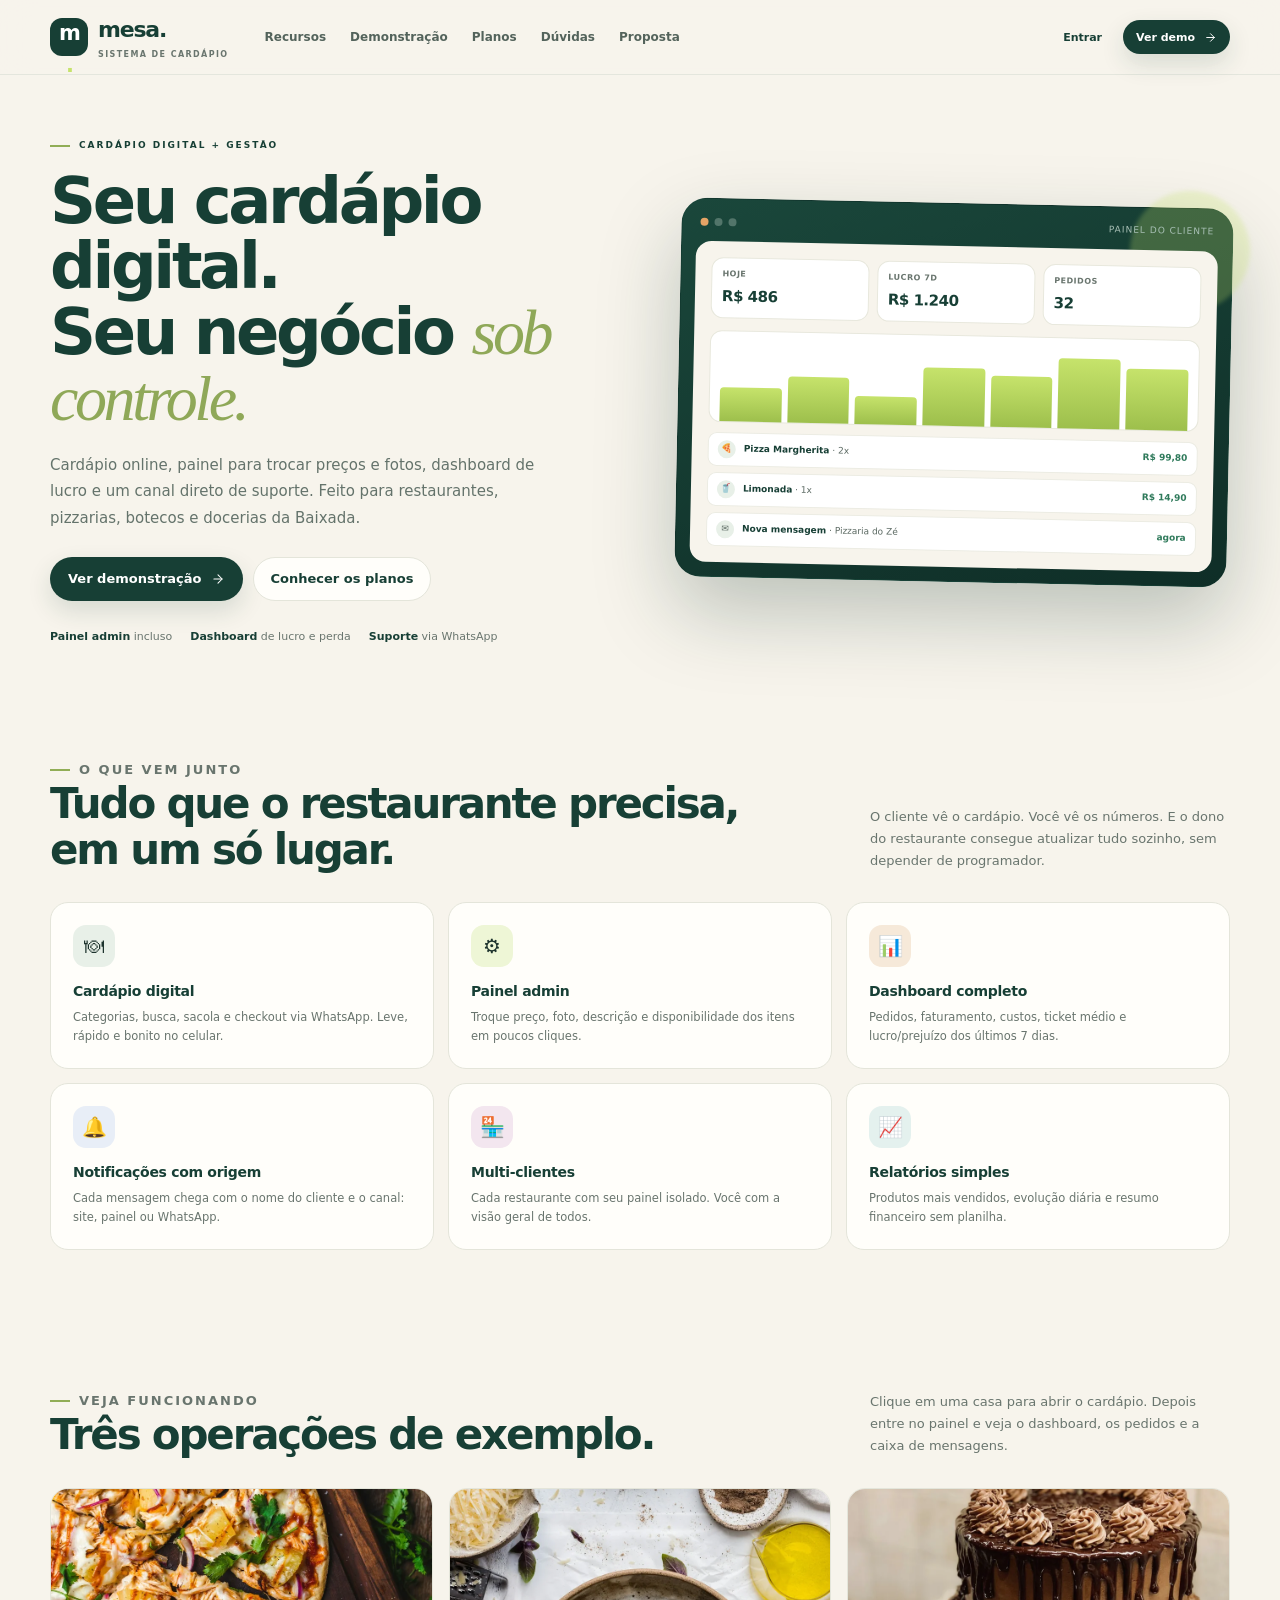
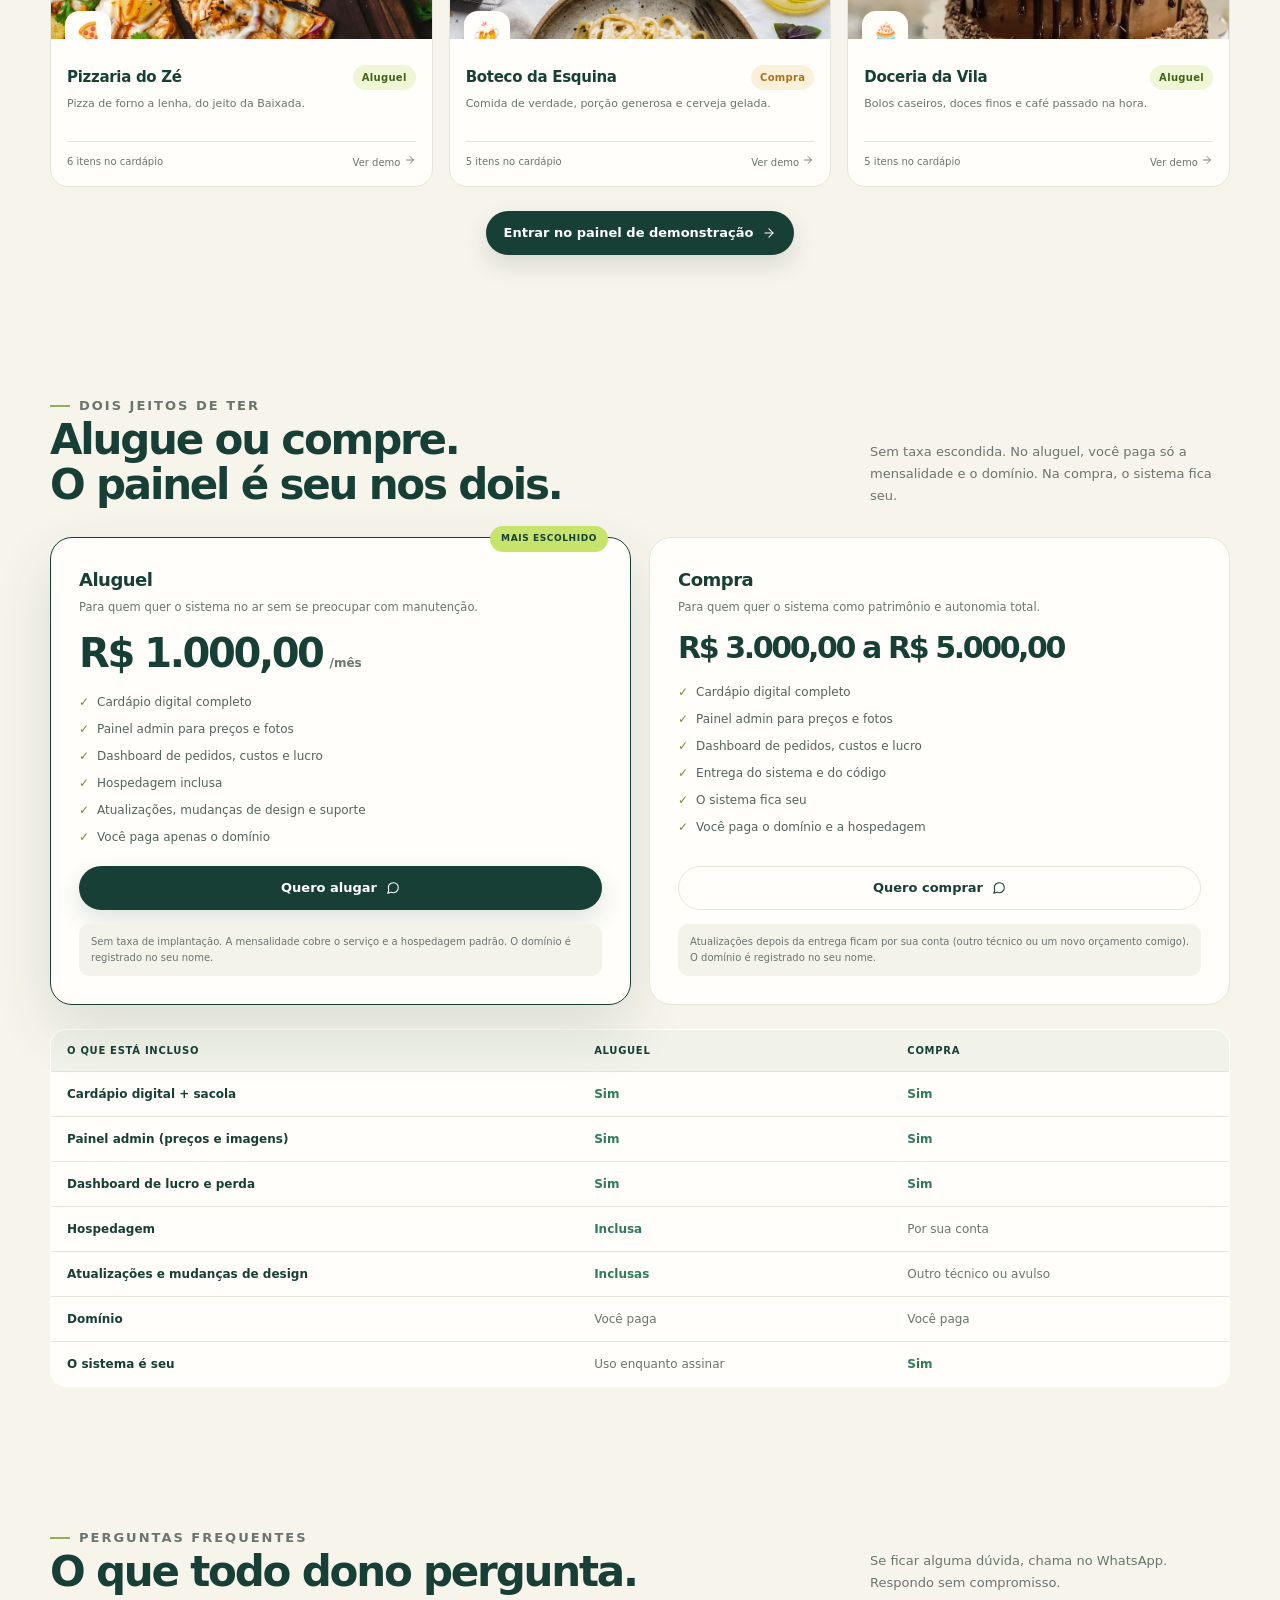
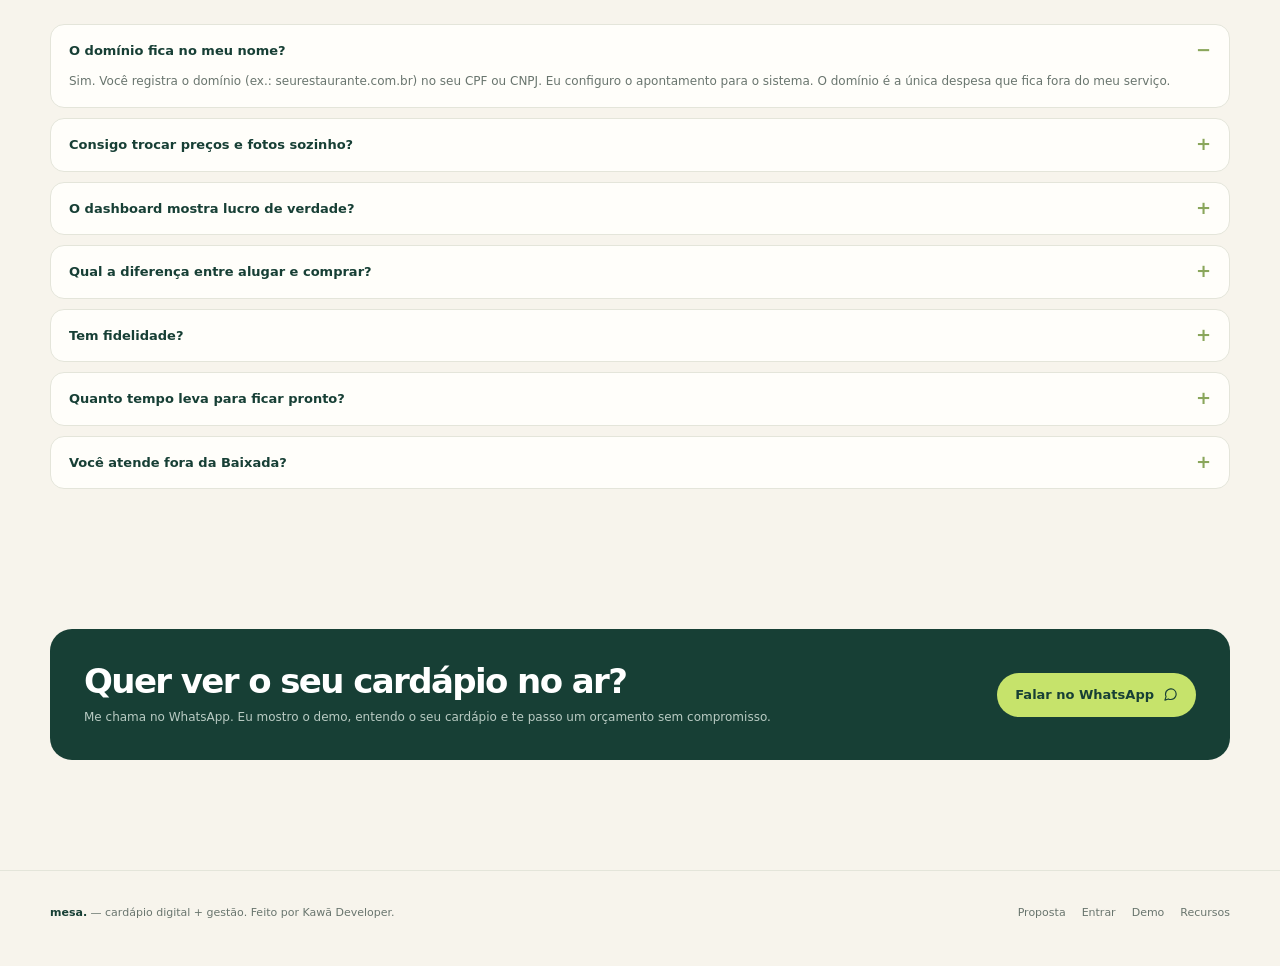
<file: sistema/index.html>
<!doctype html>
<html lang="pt-BR">
<head>
  <meta charset="utf-8">
  <meta name="viewport" content="width=device-width, initial-scale=1, viewport-fit=cover">
  <meta name="description" content="mesa. — cardápio digital + gestão para restaurantes, pizzarias, botecos e docerias. Painel admin, dashboard de lucro e suporte via WhatsApp.">
  <meta name="referrer" content="strict-origin-when-cross-origin">
  <meta name="theme-color" content="#173f35">
  <title>mesa. — cardápio digital + gestão</title>
  <link rel="icon" href="assets/favicon.svg" type="image/svg+xml">
  <link rel="icon" href="assets/favicon.png" sizes="64x64" type="image/png">
  <link rel="apple-touch-icon" href="assets/apple-touch-icon.png">
  <link rel="stylesheet" href="styles.css">
  <script src="data.js" defer></script>
  <script src="app.js" defer></script>
</head>
<body>
  <div id="app"></div>
  <div id="modal-root"></div>
  <div id="toast" class="toast" role="status" aria-live="polite"></div>
</body>
</html>
</file>
<file: cardapio/styles.css>
:root{color-scheme:light;--forest:#173f35;--forest-deep:#102f28;--forest-soft:#e8f0e8;--lime:#c6e36b;--cream:#fbf8f0;--paper:#fffefa;--ink:#1d332d;--muted:#69756e;--line:#e4e5da;--orange:#e5a466;--shadow:0 22px 60px rgba(23,63,53,.10);--radius:22px}
*{box-sizing:border-box}
html{scroll-behavior:smooth;scroll-padding-top:96px}
body{margin:0;background:var(--cream);color:var(--ink);font-family:Inter,ui-sans-serif,system-ui,-apple-system,BlinkMacSystemFont,"Segoe UI",sans-serif;line-height:1.5;-webkit-font-smoothing:antialiased}
body.locked{overflow:hidden}
button,input,select{font:inherit}
button,a{-webkit-tap-highlight-color:transparent}
button{cursor:pointer}
a{color:inherit;text-decoration:none}
img{display:block;max-width:100%}
button:focus-visible,a:focus-visible,input:focus-visible,select:focus-visible{outline:3px solid #7ca75f;outline-offset:3px}
[hidden]{display:none!important}
.skip-link{position:fixed;top:-80px;left:14px;z-index:1000;padding:12px 16px;background:var(--forest);color:white;border-radius:9px}
.skip-link:focus{top:14px}
.announcement{display:flex;justify-content:center;align-items:center;gap:9px;min-height:34px;padding:7px 18px;background:var(--forest-deep);color:#f6f5e9;font-size:9px;font-weight:800;letter-spacing:1.7px;text-align:center}
.announcement-dot{width:6px;height:6px;background:var(--lime);border-radius:50%}
.announcement-note{color:#b8cabe;font-weight:500;letter-spacing:.2px}
.site-header{position:sticky;top:0;z-index:40;border-bottom:1px solid rgba(23,63,53,.09);background:rgba(251,248,240,.94);backdrop-filter:blur(18px)}
.header-inner{width:min(1280px,calc(100% - 64px));min-height:82px;margin:auto;display:flex;align-items:center;gap:44px}
.brand{display:flex;align-items:center;gap:10px;flex-shrink:0}
.brand-symbol{display:grid;place-items:center;width:43px;height:43px;background:var(--forest);border-radius:14px;color:white;font-size:25px;font-weight:850;letter-spacing:-2px}
.brand-symbol span{color:var(--lime)}
.brand-name{font-size:23px;font-weight:850;letter-spacing:-1.4px;line-height:1;color:var(--forest)}
.brand-name>span{color:#8aa65b}
.brand-name small{display:block;margin-top:5px;color:var(--muted);font-size:8px;font-weight:800;letter-spacing:1.5px;text-transform:uppercase}
.main-nav{display:flex;align-items:center;justify-content:center;gap:clamp(18px,3vw,42px);flex:1}
.nav-link{padding:31px 0 28px;border-bottom:3px solid transparent;color:#53635b;font-size:12px;font-weight:700;white-space:nowrap}
.nav-link:hover,.nav-link.active{border-bottom-color:var(--forest);color:var(--forest)}
.header-actions{display:flex;align-items:center;gap:10px}
.search-box{display:flex;align-items:center;gap:8px;width:200px;height:42px;padding:0 12px;border:1px solid #e2e2d6;border-radius:999px;background:#fffefa;color:var(--muted)}
.search-box>span{font-size:25px;line-height:1;transform:rotate(-18deg)}
.search-box input{width:100%;min-width:0;border:0;outline:0;background:transparent;color:var(--ink);font-size:11px}
.search-box:focus-within{border-color:#8aa65b;box-shadow:0 0 0 3px rgba(138,166,91,.12)}
.cart-button{display:flex;align-items:center;gap:8px;min-height:42px;padding:0 15px;border:1px solid var(--forest);border-radius:999px;background:var(--forest);color:white;font-size:12px;font-weight:800;white-space:nowrap}
.cart-button>span:first-child{font-size:19px}
.cart-button:hover{background:var(--forest-deep)}
.cart-count{display:grid;place-items:center;min-width:20px;height:20px;padding:0 5px;border-radius:50%;background:var(--lime);color:var(--forest);font-size:10px;font-weight:900}
.mobile-menu-button{display:none;width:42px;height:42px;border:1px solid var(--line);border-radius:50%;background:white;color:var(--forest);font-size:19px}
.mobile-nav{padding:4px 24px 18px;border-top:1px solid var(--line)}
.mobile-nav a{display:block;padding:12px 0;color:var(--forest);font-size:13px;font-weight:700}
.section-wrap{width:min(1210px,calc(100% - 64px));margin-inline:auto}
.hero{position:relative;display:grid;grid-template-columns:1fr .93fr;gap:5.2%;align-items:center;min-height:610px;padding-top:64px;padding-bottom:57px}
.hero-copy{padding:10px 0 28px}
.eyebrow{display:flex;align-items:center;gap:9px;margin:0 0 18px;color:var(--forest);font-size:9px;font-weight:900;letter-spacing:2px;text-transform:uppercase}
.eyebrow>span{display:block;width:19px;height:2px;background:#91ad56}
.hero h1,.experience-copy h2,.closing-banner h2{margin:0;color:var(--forest);font-size:clamp(48px,5.4vw,76px);font-weight:800;letter-spacing:-5px;line-height:1.02}
.hero h1 em,.experience-copy h2 em{color:#8fa858;font-family:Georgia,serif;font-weight:500}
.hero-description{max-width:455px;margin:23px 0 0;color:#64736b;font-size:14px;line-height:1.85}
.hero-actions{display:flex;flex-wrap:wrap;align-items:center;gap:23px;margin-top:28px}
.button{display:inline-flex;align-items:center;justify-content:center;gap:12px;min-height:48px;padding:13px 19px;border:1px solid transparent;border-radius:999px;font-size:11px;font-weight:850;transition:transform .18s ease,background .18s ease,border-color .18s ease}
.button:hover{transform:translateY(-2px)}
.button-primary{background:var(--forest);color:white;box-shadow:0 10px 24px rgba(23,63,53,.15)}
.button-primary:hover{background:var(--forest-deep)}
.button-primary span,.button-dark span{font-size:16px}
.button-secondary{border-color:#d7ddce;background:white;color:var(--forest)}
.button-secondary:hover{border-color:var(--forest)}
.button-dark{background:var(--forest);color:white}
.button-light{background:var(--lime);color:var(--forest)}
.button-light:hover{background:#d7ee91}
.button-full{width:100%;border-radius:13px}
.text-link{display:inline-flex;gap:8px;align-items:center;color:var(--forest);font-size:11px;font-weight:850}
.text-link:hover{color:#719249}
.hero-proof{display:flex;align-items:center;gap:13px;margin-top:42px}
.proof-avatars{display:flex;padding-left:5px}
.proof-avatars span{display:grid;place-items:center;width:30px;height:30px;margin-left:-5px;border:2px solid var(--cream);border-radius:50%;background:#dce8c7;color:var(--forest);font-size:12px;font-weight:900}
.proof-avatars span:nth-child(2){background:#f0d4b0}.proof-avatars span:nth-child(3){background:#c8dcd2}
.hero-proof p{margin:0;color:#768179;font-size:9px;line-height:1.6}
.hero-proof strong{color:var(--forest);font-size:11px}
.hero-art{position:relative;min-height:445px;margin:0 4px 0 0}
.hero-image-main{position:absolute;inset:15px 16px 15px 30px;overflow:hidden;border-radius:48% 48% 24px 24px;background:#d5e2cf}
.hero-image-main img{width:100%;height:100%;object-fit:cover;object-position:center}
.hero-image-main:after{position:absolute;inset:0;content:"";background:linear-gradient(180deg,rgba(15,47,40,.02),rgba(15,47,40,.10))}
.image-stamp{position:absolute;right:18px;bottom:20px;z-index:1;display:grid;place-items:center;width:104px;height:104px;border:1px solid rgba(255,255,255,.8);border-radius:50%;background:rgba(251,248,240,.88);color:var(--forest);font-size:9px;font-weight:900;letter-spacing:1.2px;text-align:center;line-height:1.6;transform:rotate(8deg)}
.image-stamp b{font-size:19px;color:#8aa65b}
.floating-note{position:absolute;z-index:2;display:flex;align-items:center;gap:10px;min-width:214px;padding:12px 14px;border:1px solid rgba(23,63,53,.06);border-radius:15px;background:rgba(255,254,250,.96);box-shadow:0 15px 36px rgba(22,45,35,.12)}
.note-top{top:58px;left:-10px}.note-bottom{bottom:54px;right:-15px}
.note-icon{display:grid;place-items:center;width:36px;height:36px;border-radius:12px;background:#f2e6d3;color:#9a7046;font-size:18px}
.note-green{background:#e4efdc;color:var(--forest)}
.floating-note strong,.floating-note small{display:block}
.floating-note strong{color:var(--forest);font-size:11px}
.floating-note small{margin-top:3px;color:var(--muted);font-size:9px}
.hero-sparkle{position:absolute;color:#90ac59}.sparkle-one{top:0;right:3%;font-size:29px}.sparkle-two{bottom:12px;left:7%;font-size:18px}
.hero-bottomline{grid-column:1/-1;display:flex;align-items:center;gap:27px;margin-top:24px;padding-top:20px;border-top:1px solid var(--line);color:#78857d;font-size:8px;font-weight:850;letter-spacing:1.4px}
.bottomline-arrow{margin-left:auto;color:var(--forest);font-size:18px}
.category-section{padding-top:46px;padding-bottom:76px}
.section-heading{display:flex;justify-content:space-between;align-items:end;gap:28px}
.section-heading h2,.category-section h2,.menu-heading h2{margin:0;color:var(--forest);font-size:clamp(30px,3.4vw,44px);font-weight:800;letter-spacing:-2px;line-height:1.1}
.section-heading .eyebrow{margin-bottom:13px}
.section-heading>p{max-width:310px;margin:0 0 3px;color:var(--muted);font-size:12px;line-height:1.7}
.category-list{display:grid;grid-template-columns:repeat(5,minmax(0,1fr));gap:13px;margin-top:29px}
.category-card{display:flex;align-items:center;gap:13px;min-height:96px;padding:15px;border:1px solid #e5e6dc;border-radius:17px;background:rgba(255,254,250,.77);text-align:left;transition:transform .18s,border-color .18s,background .18s}
.category-card:hover,.category-card.active{transform:translateY(-3px);border-color:#9bb27c;background:#f0f4e8}
.category-icon{display:grid;place-items:center;flex-shrink:0;width:47px;height:47px;border-radius:14px;background:#edf1e4;font-size:23px}
.category-card:nth-child(2) .category-icon{background:#f5e8d6}.category-card:nth-child(3) .category-icon{background:#f4e4e1}.category-card:nth-child(4) .category-icon{background:#dfece9}.category-card:nth-child(5) .category-icon{background:#eae3f2}
.category-card strong,.category-card small{display:block}
.category-card strong{color:var(--forest);font-size:11px}
.category-card small{margin-top:4px;color:#7c8780;font-size:9px;line-height:1.45}
.menu-section{padding:83px 0 78px;background:#f1f2e9}
.menu-heading{align-items:end}
.menu-intro{max-width:280px!important}
.heading-period{color:#91ad56}
.menu-toolbar{display:flex;justify-content:space-between;align-items:center;gap:18px;margin-top:27px;padding-bottom:17px;border-bottom:1px solid #dfe2d7}
.filter-list{display:flex;gap:7px;flex-wrap:wrap}
.filter-button{min-height:34px;padding:8px 13px;border:1px solid transparent;border-radius:999px;background:transparent;color:#5d6c63;font-size:10px;font-weight:800}
.filter-button:hover{border-color:#ced6c7;color:var(--forest)}
.filter-button.active{border-color:var(--forest);background:var(--forest);color:white}
.sort-control{display:flex;align-items:center;gap:8px;color:#758078;font-size:10px;white-space:nowrap}
.sort-control select{max-width:145px;padding:8px 8px;border:1px solid #dfe2d7;border-radius:8px;background:#fffefa;color:var(--forest);font-size:10px;font-weight:700}
.results-label{min-height:13px;margin:13px 0 11px;color:#849087;font-size:9px}
.product-grid{display:grid;grid-template-columns:repeat(4,minmax(0,1fr));gap:18px}
.product-card{position:relative;display:flex;flex-direction:column;min-width:0;overflow:hidden;border:1px solid #e8e7dd;border-radius:18px;background:#fffefa;transition:transform .2s ease,box-shadow .2s ease,border-color .2s ease}
.product-card:hover{transform:translateY(-4px);border-color:#d3dcc9;box-shadow:0 18px 36px rgba(23,63,53,.08)}
.product-image-wrap{position:relative;height:186px;overflow:hidden;background:#e2e9dd}
.product-image{width:100%;height:100%;object-fit:cover;transition:transform .4s ease}
.product-card:hover .product-image{transform:scale(1.04)}
.product-badge{position:absolute;top:12px;left:12px;padding:6px 9px;border-radius:999px;background:var(--lime);color:var(--forest);font-size:8px;font-weight:900;letter-spacing:.35px}
.favorite-button{position:absolute;top:10px;right:10px;display:grid;place-items:center;width:31px;height:31px;border:1px solid rgba(23,63,53,.08);border-radius:50%;background:rgba(255,254,250,.93);color:var(--forest);font-size:17px;line-height:1}
.favorite-button.active{background:#fae4df;color:#bd5b4d}
.product-copy{display:flex;flex-direction:column;flex:1;padding:14px 14px 13px}
.product-meta{display:flex;align-items:center;justify-content:space-between;gap:8px;margin-bottom:7px;color:#7f8d82;font-size:8px;font-weight:850;letter-spacing:.8px;text-transform:uppercase}
.product-title{margin:0;color:var(--forest);font-size:15px;font-weight:850;letter-spacing:-.45px;line-height:1.25}
.product-description{min-height:39px;margin:7px 0 13px;color:#7b857e;font-size:10px;line-height:1.55}
.product-bottom{display:flex;align-items:center;justify-content:space-between;gap:8px;margin-top:auto}
.product-price{color:var(--forest);font-size:15px;font-weight:900;letter-spacing:-.4px}
.product-unit{display:block;margin-top:2px;color:#899188;font-size:8px;font-weight:500;letter-spacing:0}
.add-button{display:grid;place-items:center;width:34px;height:34px;flex-shrink:0;border:0;border-radius:11px;background:var(--forest);color:white;font-size:22px;line-height:1}
.add-button:hover{background:#2d6252}
.add-button:active{transform:scale(.95)}
.empty-state{padding:58px 15px;text-align:center}
.empty-state>span{color:#90a961;font-size:38px}
.empty-state h3{margin:7px 0;color:var(--forest);font-size:22px}
.empty-state p{margin:0 0 18px;color:var(--muted);font-size:12px}
.demo-disclaimer{margin:24px 0 0;padding:13px 15px;border:1px dashed #d0d9c6;border-radius:12px;color:#758078;font-size:9px;line-height:1.7}
.experience-section{display:grid;grid-template-columns:.93fr 1fr;gap:8%;align-items:center;padding-top:104px;padding-bottom:105px}
.experience-art{position:relative;min-height:450px}
.experience-art>img{position:absolute;inset:0;width:100%;height:100%;object-fit:cover;border-radius:25px 150px 25px 25px}
.round-label{position:absolute;right:-20px;bottom:34px;display:grid;place-content:center;width:120px;height:120px;border:6px solid var(--cream);border-radius:50%;background:var(--lime);color:var(--forest);font-size:9px;font-weight:900;letter-spacing:1px;text-align:center;line-height:1.7;transform:rotate(9deg)}
.round-label b{font-size:12px}
.experience-copy .eyebrow{margin-bottom:17px}
.experience-copy h2{max-width:540px;font-size:clamp(38px,4.5vw,58px);letter-spacing:-3.4px}
.experience-copy>p:not(.eyebrow){max-width:510px;margin:20px 0 22px;color:var(--muted);font-size:12px;line-height:1.9}
.experience-points{margin:0 0 25px}
.experience-points>div{display:flex;align-items:center;gap:15px;padding:13px 0;border-bottom:1px solid var(--line)}
.experience-points>div>span{display:grid;place-items:center;flex-shrink:0;width:32px;height:32px;border-radius:50%;background:#edf1e5;color:#79924c;font-size:9px;font-weight:900}
.experience-points p{margin:0}
.experience-points strong,.experience-points small{display:block}
.experience-points strong{color:var(--forest);font-size:11px}
.experience-points small{margin-top:4px;color:#758078;font-size:10px}
.closing-banner{position:relative;display:flex;align-items:center;justify-content:space-between;gap:24px;min-height:240px;margin-bottom:76px;padding:44px 54px;overflow:hidden;border-radius:26px;background:var(--forest);color:white}
.closing-banner .eyebrow{color:#d8e6c2}
.closing-banner h2{position:relative;z-index:1;color:white;font-size:clamp(34px,4vw,49px);letter-spacing:-2.9px}
.closing-banner .button{position:relative;z-index:1;flex-shrink:0}
.closing-decoration{position:absolute;right:15%;top:-102px;color:rgba(198,227,107,.10);font-size:365px;line-height:1}
.site-footer{padding:30px max(32px,calc((100% - 1210px)/2)) 20px;background:#e9eee5}
.footer-main{display:flex;align-items:center;gap:25px;padding-bottom:26px;border-bottom:1px solid #d7dfd5}
.brand-footer .brand-symbol{background:var(--forest)}
.footer-main>p{flex:1;margin:0;color:#728078;font-size:10px}
.back-top{color:var(--forest);font-size:10px;font-weight:850}
.footer-bottom{display:flex;justify-content:space-between;align-items:center;gap:15px;padding-top:18px;color:#7b877e;font-size:8px}
.footer-bottom a{color:var(--forest);font-weight:850}
.overlay{position:fixed;inset:0;z-index:90;background:rgba(12,31,25,.48);backdrop-filter:blur(3px)}
.cart-drawer{position:fixed;z-index:100;top:0;right:0;display:flex;flex-direction:column;width:min(460px,100%);height:100dvh;padding:28px;background:var(--cream);box-shadow:-20px 0 65px rgba(0,0,0,.14);animation:slideIn .2s ease}
@keyframes slideIn{from{transform:translateX(30px);opacity:.7}to{transform:translateX(0);opacity:1}}
.drawer-header{display:flex;align-items:center;justify-content:space-between;gap:20px;padding-bottom:19px;border-bottom:1px solid var(--line)}
.drawer-header .eyebrow{margin-bottom:6px;font-size:8px}
.drawer-header h2{margin:0;color:var(--forest);font-size:31px;letter-spacing:-1.2px}
.close-button{display:grid;place-items:center;flex-shrink:0;width:39px;height:39px;border:1px solid #dfe3d8;border-radius:50%;background:white;color:var(--forest);font-size:25px;line-height:1}
.close-button:hover{background:var(--forest);color:white}
.cart-content{flex:1;overflow:auto;padding:15px 0}
.cart-empty{display:grid;place-content:center;min-height:250px;text-align:center}
.cart-empty>span{font-size:43px;color:#9cb174}
.cart-empty h3{margin:7px 0;color:var(--forest);font-size:21px}
.cart-empty p{max-width:240px;margin:0 auto 15px;color:var(--muted);font-size:11px}
.cart-line{display:grid;grid-template-columns:68px 1fr auto;gap:12px;align-items:center;padding:13px 0;border-bottom:1px solid var(--line)}
.cart-line img{width:68px;height:68px;object-fit:cover;border-radius:13px;background:#e1e8da}
.cart-line-name{margin:0 0 4px;color:var(--forest);font-size:12px;font-weight:850}
.cart-line-price{margin:0;color:#758078;font-size:10px}
.qty-controls{display:flex;align-items:center;gap:9px;margin-top:8px}
.qty-controls button{display:grid;place-items:center;width:24px;height:24px;border:1px solid #dce2d7;border-radius:50%;background:white;color:var(--forest);font-size:14px}
.qty-controls span{font-size:10px;font-weight:850}
.cart-line-total{align-self:start;padding-top:4px;color:var(--forest);font-size:11px;font-weight:900;white-space:nowrap}
.drawer-footer{padding-top:16px;border-top:1px solid var(--line)}
.drawer-total,.checkout-total{display:flex;justify-content:space-between;align-items:center;gap:12px;margin-bottom:14px;color:#68786e;font-size:11px}
.drawer-total strong,.checkout-total strong{color:var(--forest);font-size:19px}
.drawer-footer .button{width:100%;border-radius:13px}
.drawer-note{margin:10px 0 0;color:#879188;font-size:9px;line-height:1.6;text-align:center}
.modal-shell{position:fixed;inset:0;z-index:110;display:grid;place-items:center;padding:22px;overflow:auto;background:rgba(12,31,25,.53);backdrop-filter:blur(4px)}
.modal-card{position:relative;width:min(650px,100%);max-height:calc(100dvh - 44px);overflow:auto;border:1px solid rgba(255,255,255,.6);border-radius:24px;background:var(--cream);box-shadow:0 25px 100px rgba(0,0,0,.25);animation:modalIn .18s ease}
@keyframes modalIn{from{transform:translateY(8px) scale(.99);opacity:0}to{transform:translateY(0) scale(1);opacity:1}}
.modal-close{position:absolute;top:13px;right:13px;z-index:2}
.product-modal-card{padding:0}
.modal-product-image{width:100%;height:280px;object-fit:cover;background:#e2e9dd}
.modal-product-copy{padding:24px 27px 28px}
.modal-product-copy .product-meta{margin-bottom:10px}
.modal-product-copy h2{margin:0;color:var(--forest);font-size:30px;letter-spacing:-1px}
.modal-product-copy>p{margin:11px 0 20px;color:var(--muted);font-size:12px;line-height:1.8}
.modal-product-footer{display:flex;align-items:center;justify-content:space-between;gap:15px}
.modal-product-footer strong{color:var(--forest);font-size:21px}
.checkout-modal-card{width:min(490px,100%);padding:32px}
.checkout-modal-card>.eyebrow{margin-bottom:9px}
.checkout-modal-card h2{margin:0 0 13px;color:var(--forest);font-size:29px;letter-spacing:-1.3px}
.checkout-notice{margin:0 0 18px;padding:12px 14px;border:1px solid #dbe4d2;border-radius:12px;background:#eef3e7;color:#52694f;font-size:10px;line-height:1.7}
.checkout-row{display:flex;justify-content:space-between;gap:12px;padding:9px 0;border-bottom:1px solid var(--line);color:#65746a;font-size:11px}
.checkout-row strong{color:var(--forest)}
.method-label{display:flex;flex-direction:column;gap:7px;margin-top:18px;color:var(--forest);font-size:10px;font-weight:850}
.method-label select{width:100%;padding:11px;border:1px solid #dfe3d7;border-radius:10px;background:white;color:var(--forest);font-size:11px}
.checkout-total{margin:18px 0;padding-top:13px;border-top:1px solid var(--line)}
.privacy-note{margin:10px 0 0;color:#849087;font-size:9px;line-height:1.6;text-align:center}
.toast{position:fixed;z-index:150;right:24px;bottom:24px;max-width:min(390px,calc(100% - 48px));padding:14px 18px;border:1px solid rgba(255,255,255,.12);border-radius:13px;background:var(--forest);box-shadow:0 15px 35px rgba(12,31,25,.23);color:white;font-size:11px;font-weight:750;line-height:1.6;animation:toastIn .18s ease}
@keyframes toastIn{from{transform:translateY(8px);opacity:0}to{transform:translateY(0);opacity:1}}
@media(min-width:1450px){.hero{min-height:660px}.hero-art{min-height:490px}.product-image-wrap{height:205px}}
@media(max-width:1100px){.header-inner{width:calc(100% - 40px);gap:24px}.brand-name{font-size:21px}.main-nav{gap:18px}.search-box{width:165px}.section-wrap{width:calc(100% - 48px)}.hero{gap:4%;min-height:550px}.hero-art{min-height:400px}.hero h1{font-size:clamp(48px,5.7vw,67px);letter-spacing:-4px}.category-list{grid-template-columns:repeat(3,minmax(0,1fr))}.product-grid{grid-template-columns:repeat(3,minmax(0,1fr))}.product-image-wrap{height:190px}.site-footer{padding-inline:24px}}
@media(max-width:820px){.announcement{font-size:8px;letter-spacing:1.1px}.announcement-note{display:none}.header-inner{min-height:72px;gap:14px}.main-nav{display:none}.header-actions{margin-left:auto}.search-box{width:clamp(140px,28vw,220px)}.mobile-menu-button{display:grid;place-items:center}.mobile-nav{display:block}.hero{grid-template-columns:1fr 1fr;gap:20px;min-height:0;padding-top:52px;padding-bottom:33px}.hero h1{font-size:clamp(42px,6.1vw,57px);letter-spacing:-3.5px}.hero-description{font-size:12px;line-height:1.8}.hero-actions{align-items:flex-start;flex-direction:column;gap:14px;margin-top:22px}.hero-proof{margin-top:28px}.hero-art{min-height:340px}.hero-image-main{inset:17px 8px 10px 15px;border-radius:45% 45% 20px 20px}.floating-note{min-width:178px;padding:9px}.note-top{top:45px;left:-16px}.note-bottom{bottom:30px;right:-10px}.note-icon{width:30px;height:30px}.floating-note strong{font-size:10px}.floating-note small{font-size:8px}.image-stamp{width:82px;height:82px;font-size:7px}.hero-bottomline{gap:16px;font-size:7px}.section-heading h2,.category-section h2,.menu-heading h2{font-size:34px;letter-spacing:-1.6px}.section-heading>p{max-width:240px;font-size:11px}.category-section{padding-top:35px;padding-bottom:58px}.menu-section{padding:65px 0}.menu-toolbar{align-items:flex-start;flex-direction:column}.sort-control{align-self:flex-end}.product-grid{grid-template-columns:repeat(2,minmax(0,1fr));gap:13px}.product-image-wrap{height:190px}.experience-section{gap:6%;padding-top:75px;padding-bottom:80px}.experience-art{min-height:370px}.round-label{right:-14px;width:96px;height:96px}.experience-copy h2{font-size:clamp(34px,5vw,46px);letter-spacing:-2.5px}.closing-banner{min-height:200px;padding:35px}.closing-banner h2{font-size:39px}.footer-bottom{flex-wrap:wrap}}
@media(max-width:560px){.announcement{min-height:30px;font-size:7px;letter-spacing:1px}.header-inner{width:calc(100% - 28px);min-height:67px;gap:9px}.brand{gap:7px}.brand-symbol{width:36px;height:36px;border-radius:12px;font-size:22px}.brand-name{font-size:19px}.brand-name small{font-size:7px;letter-spacing:1.1px}.header-actions{gap:6px}.search-box{width:38px;height:38px;padding:0;justify-content:center;border-color:transparent;background:transparent}.search-box>span{font-size:24px}.search-box input{position:absolute;top:64px;right:13px;display:none;width:calc(100% - 26px);height:42px;padding:0 14px;border:1px solid var(--line);border-radius:12px;background:white;box-shadow:var(--shadow)}.search-box.open input{display:block}.cart-button{min-height:38px;gap:5px;padding:0 10px;font-size:10px}.cart-button>span:first-child{font-size:17px}.cart-count{min-width:18px;height:18px;font-size:9px}.mobile-menu-button{width:38px;height:38px;font-size:16px}.section-wrap{width:calc(100% - 34px)}.hero{grid-template-columns:1fr;padding-top:35px;padding-bottom:25px;gap:5px}.hero-copy{padding-bottom:0}.hero h1{font-size:clamp(48px,13vw,65px);letter-spacing:-3.7px}.hero-description{max-width:410px;margin-top:17px;font-size:12px}.hero-actions{flex-direction:row;align-items:center;flex-wrap:wrap;gap:16px;margin-top:20px}.button{min-height:44px;padding:12px 15px;font-size:10px}.text-link{font-size:10px}.hero-proof{margin-top:24px}.hero-art{min-height:330px;margin:10px 5px 0}.hero-image-main{inset:17px 20px 10px 27px;border-radius:48% 48% 20px 20px}.note-top{top:37px;left:-7px}.note-bottom{bottom:25px;right:-8px}.floating-note{min-width:173px}.hero-bottomline{gap:0;justify-content:space-between;margin-top:15px;padding-top:14px;font-size:6px;letter-spacing:.7px}.bottomline-arrow{font-size:15px}.category-section{padding-top:39px;padding-bottom:49px}.section-heading{align-items:flex-start;flex-direction:column;gap:10px}.section-heading h2,.category-section h2,.menu-heading h2{font-size:32px}.section-heading>p{max-width:360px}.category-list{grid-template-columns:repeat(2,minmax(0,1fr));gap:9px;margin-top:20px}.category-card{gap:10px;min-height:78px;padding:10px;border-radius:14px}.category-icon{width:39px;height:39px;border-radius:11px;font-size:20px}.category-card strong{font-size:10px}.category-card small{font-size:8px}.menu-section{padding:49px 0 48px}.menu-heading{gap:13px}.menu-heading .menu-intro{max-width:100%!important}.menu-toolbar{gap:8px;margin-top:18px}.filter-list{gap:5px}.filter-button{min-height:31px;padding:7px 10px;font-size:9px}.sort-control{font-size:9px}.sort-control select{font-size:9px}.product-grid{gap:9px}.product-card{border-radius:14px}.product-image-wrap{height:135px}.product-badge{top:8px;left:8px;max-width:calc(100% - 50px);padding:5px 7px;font-size:7px}.favorite-button{top:7px;right:7px;width:28px;height:28px;font-size:15px}.product-copy{padding:11px 10px 10px}.product-meta{margin-bottom:5px;font-size:7px;letter-spacing:.5px}.product-title{font-size:12px;letter-spacing:-.25px}.product-description{min-height:45px;margin:6px 0 10px;font-size:9px;line-height:1.5}.product-price{font-size:13px}.product-unit{font-size:7px}.add-button{width:30px;height:30px;border-radius:9px;font-size:20px}.demo-disclaimer{margin-top:17px;font-size:8px}.experience-section{grid-template-columns:1fr;gap:32px;padding-top:60px;padding-bottom:60px}.experience-art{min-height:320px;margin-right:14px}.experience-art>img{border-radius:24px 120px 24px 24px}.round-label{right:-14px;bottom:20px;width:94px;height:94px;font-size:8px}.experience-copy h2{font-size:42px}.experience-copy>p:not(.eyebrow){font-size:11px}.closing-banner{align-items:flex-start;flex-direction:column;gap:20px;min-height:0;margin-bottom:48px;padding:30px 24px}.closing-banner h2{font-size:38px}.closing-decoration{right:-4%;top:-47px;font-size:250px}.site-footer{padding:23px 17px 17px}.footer-main{align-items:flex-start;flex-wrap:wrap;gap:15px;padding-bottom:18px}.footer-main>p{order:3;flex-basis:100%;line-height:1.7}.back-top{margin-left:auto;padding-top:12px}.footer-bottom{display:grid;grid-template-columns:1fr;gap:9px;font-size:8px}.cart-drawer{padding:21px 18px}.drawer-header h2{font-size:27px}.cart-line{grid-template-columns:58px 1fr auto;gap:9px}.cart-line img{width:58px;height:58px}.modal-shell{padding:12px}.modal-card{max-height:calc(100dvh - 24px);border-radius:18px}.modal-product-image{height:220px}.modal-product-copy{padding:20px}.modal-product-copy h2{font-size:25px}.checkout-modal-card{padding:24px 19px}.checkout-modal-card h2{font-size:25px}.toast{right:12px;bottom:12px;max-width:calc(100% - 24px)}}
@media(prefers-reduced-motion:reduce){*,*::before,*::after{scroll-behavior:auto!important;animation-duration:.01ms!important;animation-iteration-count:1!important;transition-duration:.01ms!important}}

.product-detail-hit{display:none}

/* Complete front-end screen collection */
.nav-button,.account-button,.footer-links button,.footer-action{font:inherit;color:inherit;background:none;border:0;cursor:pointer}
.nav-button{padding:8px 0}
.account-button{display:flex;align-items:center;gap:7px;padding:10px 12px;border:1px solid var(--line,#d9ded7);border-radius:999px;white-space:nowrap}
.mobile-nav button{font:inherit;text-align:left;padding:12px 8px;background:none;border:0;color:inherit}
.footer-links{display:flex;gap:18px;flex-wrap:wrap;margin-top:14px}
.footer-links button,.footer-action{font-size:.88rem;color:inherit;opacity:.82;padding:4px 0}
.screen-modal-card{width:min(680px,calc(100vw - 28px));max-height:min(86vh,900px);overflow:auto;padding:clamp(24px,5vw,46px)}
.screen-modal-card h2{font-size:clamp(2rem,5vw,3rem);line-height:1.05;letter-spacing:-.04em;margin:12px 0}
.screen-lead{color:var(--muted,#66716a);line-height:1.7;max-width:54ch;margin:12px 0 24px}
.screen-form{display:grid;gap:16px;margin:22px 0}
.screen-form label{display:grid;gap:8px;font-size:.92rem;font-weight:650}
.screen-form input,.screen-form textarea{width:100%;font:inherit;padding:13px 14px;border:1px solid var(--line,#d9ded7);border-radius:12px;background:#fff;color:#20332b}
.screen-form input:focus,.screen-form textarea:focus{outline:2px solid var(--forest,#173f35);outline-offset:2px}
.screen-feature-list{display:grid;gap:12px;margin:22px 0}
.screen-feature-list span{display:block;padding:12px 14px;background:var(--soft,#f3f5ef);border-radius:10px}
.screen-empty{text-align:center;padding:28px 12px}
.screen-empty>span{font-size:2.4rem;color:var(--forest,#173f35)}
.screen-empty h3{margin:10px 0}
.screen-empty p{color:var(--muted,#66716a);line-height:1.6}
.screen-product-grid{display:grid;grid-template-columns:repeat(2,minmax(0,1fr));gap:14px;margin-top:22px}
.screen-product-grid .product-card{min-width:0}
.tracking-result{padding:18px;border-radius:14px;background:var(--soft,#f3f5ef);margin:18px 0;line-height:1.6}
.tracking-steps{display:grid;gap:10px;padding-left:22px}
.tracking-steps .done{font-weight:700;color:var(--forest,#173f35)}
.tracking-result small{color:var(--muted,#66716a)}
@media(max-width:900px){.account-button span{display:none}.account-button{padding:10px 12px}.main-nav .nav-button{display:none}}
@media(max-width:560px){.screen-product-grid{grid-template-columns:1fr}.footer-links{gap:12px}.account-button{display:none}}
</file>
<file: sistema/styles.css>
/* mesa. sistema — estilos */
:root {
  color-scheme: light;
  --forest: #173f35;
  --forest-deep: #0f2e27;
  --forest-soft: #e8f0e8;
  --lime: #c6e36b;
  --lime-soft: #eef6d6;
  --cream: #f7f4ec;
  --paper: #fffefa;
  --ink: #1d332d;
  --muted: #69756e;
  --line: #e4e5da;
  --line-strong: #d3d8c8;
  --orange: #e5a466;
  --danger: #b94a3f;
  --danger-soft: #fbe9e6;
  --ok: #2f7a5b;
  --ok-soft: #e6f4ec;
  --warn: #a9741f;
  --warn-soft: #fbf0d9;
  --shadow: 0 22px 60px rgba(23, 63, 53, .10);
  --shadow-sm: 0 8px 22px rgba(23, 63, 53, .07);
  --radius: 20px;
  --radius-sm: 13px;
  --sidebar: 250px;
}

* { box-sizing: border-box; }
html { scroll-behavior: smooth; }
body {
  margin: 0;
  background: var(--cream);
  color: var(--ink);
  font-family: Inter, ui-sans-serif, system-ui, -apple-system, BlinkMacSystemFont, "Segoe UI", sans-serif;
  line-height: 1.5;
  -webkit-font-smoothing: antialiased;
}
button, input, select, textarea { font: inherit; }
button { cursor: pointer; }
a { color: inherit; text-decoration: none; }
img { display: block; max-width: 100%; }
button:focus-visible, a:focus-visible, input:focus-visible, select:focus-visible, textarea:focus-visible {
  outline: 3px solid #7ca75f; outline-offset: 2px;
}
[hidden] { display: none !important; }

.container { width: min(1180px, calc(100% - 48px)); margin-inline: auto; }
.muted { color: var(--muted); }
.small { font-size: 12px; }
.tiny { font-size: 11px; }
.strong { font-weight: 800; }
.center { text-align: center; }
.row { display: flex; align-items: center; gap: 10px; }
.row-between { display: flex; align-items: center; justify-content: space-between; gap: 14px; }
.wrap { flex-wrap: wrap; }
.grow { flex: 1; }
.mt-1 { margin-top: 8px; } .mt-2 { margin-top: 16px; } .mt-3 { margin-top: 24px; }
.mb-1 { margin-bottom: 8px; } .mb-2 { margin-bottom: 16px; } .mb-3 { margin-bottom: 24px; }
.sr-only { position: absolute; width: 1px; height: 1px; padding: 0; margin: -1px; overflow: hidden; clip: rect(0,0,0,0); border: 0; }

/* ---------- botões e componentes ---------- */
.btn {
  display: inline-flex; align-items: center; justify-content: center; gap: 9px;
  min-height: 44px; padding: 11px 17px; border: 1px solid transparent;
  border-radius: 999px; font-size: 13px; font-weight: 800; line-height: 1;
  transition: transform .16s ease, background .16s ease, border-color .16s ease, box-shadow .16s ease;
  white-space: nowrap;
}
.btn:hover { transform: translateY(-1px); }
.btn:active { transform: translateY(0); }
.btn-primary { background: var(--forest); color: #fff; box-shadow: 0 10px 24px rgba(23,63,53,.14); }
.btn-primary:hover { background: var(--forest-deep); }
.btn-lime { background: var(--lime); color: var(--forest); }
.btn-lime:hover { background: #d6ee8f; }
.btn-light { background: var(--paper); color: var(--forest); border-color: var(--line); }
.btn-light:hover { border-color: var(--line-strong); background: #fff; }
.btn-ghost { background: transparent; color: var(--forest); border-color: transparent; }
.btn-ghost:hover { background: var(--forest-soft); }
.btn-danger { background: var(--danger); color: #fff; }
.btn-danger:hover { background: #a03c33; }
.btn-sm { min-height: 34px; padding: 8px 12px; font-size: 11px; }
.btn-block { width: 100%; }
.btn[disabled] { opacity: .5; cursor: not-allowed; transform: none; }

.badge {
  display: inline-flex; align-items: center; gap: 6px;
  padding: 5px 9px; border-radius: 999px;
  background: var(--forest-soft); color: var(--forest);
  font-size: 10px; font-weight: 850; letter-spacing: .3px;
}
.badge-lime { background: var(--lime-soft); color: #45621c; }
.badge-warn { background: var(--warn-soft); color: var(--warn); }
.badge-danger { background: var(--danger-soft); color: var(--danger); }
.badge-ok { background: var(--ok-soft); color: var(--ok); }
.badge-muted { background: #eef0ea; color: var(--muted); }
.dot { width: 7px; height: 7px; border-radius: 50%; background: currentColor; }

.card {
  background: var(--paper); border: 1px solid var(--line);
  border-radius: var(--radius); box-shadow: var(--shadow-sm);
}
.card-pad { padding: 22px; }
.card-head { display: flex; align-items: center; justify-content: space-between; gap: 14px; padding: 18px 22px; border-bottom: 1px solid var(--line); }
.card-head h3 { margin: 0; font-size: 15px; letter-spacing: -.3px; }
.card-body { padding: 20px 22px; }

.field { display: grid; gap: 6px; }
.field label { font-size: 11px; font-weight: 800; color: var(--muted); letter-spacing: .2px; }
.field input, .field select, .field textarea {
  width: 100%; min-height: 42px; padding: 10px 12px;
  border: 1px solid var(--line-strong); border-radius: 10px;
  background: #fff; color: var(--ink); font-size: 13px;
}
.field textarea { min-height: 96px; resize: vertical; }
.field input:focus, .field select:focus, .field textarea:focus { border-color: #8aa65b; box-shadow: 0 0 0 3px rgba(138,166,91,.12); outline: 0; }
.field .hint { font-size: 10px; color: var(--muted); }
.form-grid { display: grid; grid-template-columns: 1fr 1fr; gap: 14px; }
.form-grid .span-2 { grid-column: 1 / -1; }
.form-actions { display: flex; justify-content: flex-end; gap: 10px; margin-top: 18px; }

.table-wrap { overflow-x: auto; }
.table { width: 100%; border-collapse: collapse; font-size: 12px; }
.table th { text-align: left; padding: 10px 12px; color: var(--muted); font-size: 10px; font-weight: 850; text-transform: uppercase; letter-spacing: .7px; border-bottom: 1px solid var(--line); white-space: nowrap; }
.table td { padding: 12px; border-bottom: 1px solid #eff0e9; vertical-align: middle; }
.table tr:last-child td { border-bottom: 0; }
.table tr:hover td { background: #fcfbf6; }
.table .right { text-align: right; }
.table .nowrap { white-space: nowrap; }

.status { display: inline-flex; align-items: center; gap: 5px; padding: 4px 8px; border-radius: 999px; font-size: 10px; font-weight: 850; }
.status-novo { background: var(--lime-soft); color: #45621c; }
.status-preparando { background: var(--warn-soft); color: var(--warn); }
.status-entregue { background: var(--ok-soft); color: var(--ok); }
.status-cancelado { background: var(--danger-soft); color: var(--danger); }
.status-lida { background: #eef0ea; color: var(--muted); }
.status-respondida { background: var(--ok-soft); color: var(--ok); }

/* ---------- landing ---------- */
.landing { min-height: 100vh; background: var(--cream); }
.nav { position: sticky; top: 0; z-index: 50; background: rgba(247,244,236,.92); backdrop-filter: blur(16px); border-bottom: 1px solid rgba(23,63,53,.08); }
.nav-inner { display: flex; align-items: center; gap: 26px; min-height: 74px; }
.brand { display: flex; align-items: center; gap: 10px; font-weight: 900; letter-spacing: -1.2px; color: var(--forest); font-size: 22px; }
.brand-mark { display: grid; place-items: center; width: 38px; height: 38px; border-radius: 12px; background: var(--forest); color: #fff; font-size: 21px; letter-spacing: -2px; }
.brand-mark span { color: var(--lime); }
.brand small { display: block; margin-top: 3px; color: var(--muted); font-size: 8px; font-weight: 800; letter-spacing: 1.4px; text-transform: uppercase; }
.nav-links { display: flex; align-items: center; gap: 24px; margin-left: 10px; }
.nav-links a { font-size: 12px; font-weight: 750; color: #53635b; }
.nav-links a:hover { color: var(--forest); }
.nav-actions { display: flex; align-items: center; gap: 8px; margin-left: auto; }
.nav-burger { display: none; width: 40px; height: 40px; border: 1px solid var(--line); border-radius: 50%; background: #fff; color: var(--forest); font-size: 18px; }

.hero { padding: 64px 0 44px; }
.hero-grid { display: grid; grid-template-columns: 1.02fr .98fr; gap: 54px; align-items: center; }
.eyebrow { display: flex; align-items: center; gap: 9px; margin: 0 0 16px; color: var(--forest); font-size: 9px; font-weight: 900; letter-spacing: 2px; text-transform: uppercase; }
.eyebrow::before { content: ""; width: 20px; height: 2px; background: #91ad56; }
.hero h1 { margin: 0; color: var(--forest); font-size: clamp(40px, 5vw, 64px); line-height: 1.03; letter-spacing: -3.4px; font-weight: 850; }
.hero h1 em { color: #8fa858; font-family: Georgia, serif; font-weight: 500; }
.hero p.lead { max-width: 520px; margin: 20px 0 0; color: #64736b; font-size: 15px; line-height: 1.75; }
.hero-actions { display: flex; flex-wrap: wrap; gap: 10px; margin-top: 26px; }
.hero-proof { display: flex; flex-wrap: wrap; gap: 18px; margin-top: 28px; color: var(--muted); font-size: 11px; }
.hero-proof b { color: var(--forest); }

.mockup {
  position: relative; border: 1px solid rgba(23,63,53,.12); border-radius: 26px;
  background: linear-gradient(160deg, #1a473b, #0f2e27); padding: 14px;
  box-shadow: 0 34px 80px rgba(15,46,39,.25); transform: rotate(1.2deg);
}
.mockup::after { content: ""; position: absolute; inset: -18px -18px auto auto; width: 120px; height: 120px; border-radius: 50%; background: var(--lime); opacity: .25; filter: blur(2px); z-index: -1; }
.mockup-top { display: flex; align-items: center; gap: 6px; padding: 2px 4px 12px; }
.mockup-top i { width: 8px; height: 8px; border-radius: 50%; background: #52756a; }
.mockup-top i:first-child { background: #e5a466; }
.mockup-top span { margin-left: auto; color: #a9c0b6; font-size: 9px; letter-spacing: 1px; }
.mockup-body { border-radius: 16px; background: var(--cream); padding: 16px; }
.mock-kpis { display: grid; grid-template-columns: repeat(3, 1fr); gap: 8px; }
.mock-kpi { border-radius: 12px; background: #fff; border: 1px solid #e8e8dd; padding: 10px; }
.mock-kpi small { display: block; color: var(--muted); font-size: 8px; font-weight: 800; text-transform: uppercase; letter-spacing: .5px; }
.mock-kpi b { display: block; margin-top: 5px; color: var(--forest); font-size: 15px; letter-spacing: -.5px; }
.mock-chart { display: flex; align-items: end; gap: 6px; height: 92px; margin-top: 12px; padding: 10px 10px 0; border-radius: 12px; background: #fff; border: 1px solid #e8e8dd; }
.mock-chart i { flex: 1; border-radius: 4px 4px 0 0; background: linear-gradient(180deg, var(--lime), #9dbf4c); }
.mock-list { margin-top: 10px; display: grid; gap: 6px; }
.mock-line { display: flex; align-items: center; gap: 8px; padding: 7px 9px; border-radius: 9px; background: #fff; border: 1px solid #ecece3; font-size: 9px; color: #5b6962; }
.mock-line b { color: var(--forest); }
.mock-line span:last-child { margin-left: auto; color: var(--ok); font-weight: 800; }
.mock-avatar { width: 18px; height: 18px; border-radius: 50%; background: var(--forest-soft); display: grid; place-items: center; font-size: 9px; }

.section { padding: 70px 0; }
.section-head { display: flex; align-items: end; justify-content: space-between; gap: 24px; margin-bottom: 30px; }
.section-head h2 { margin: 0; color: var(--forest); font-size: clamp(28px, 3.4vw, 42px); letter-spacing: -2.2px; line-height: 1.08; }
.section-head p { max-width: 360px; margin: 0; color: var(--muted); font-size: 13px; line-height: 1.7; }
.feature-grid { display: grid; grid-template-columns: repeat(3, 1fr); gap: 14px; }
.feature { padding: 22px; background: var(--paper); border: 1px solid var(--line); border-radius: 18px; transition: transform .18s, box-shadow .18s; }
.feature:hover { transform: translateY(-3px); box-shadow: var(--shadow-sm); }
.feature-icon { display: grid; place-items: center; width: 42px; height: 42px; border-radius: 13px; background: var(--forest-soft); font-size: 20px; margin-bottom: 14px; }
.feature:nth-child(2) .feature-icon { background: var(--lime-soft); }
.feature:nth-child(3) .feature-icon { background: #f6e9d9; }
.feature:nth-child(4) .feature-icon { background: #e8eef7; }
.feature:nth-child(5) .feature-icon { background: #f3e6ef; }
.feature:nth-child(6) .feature-icon { background: #e4f1ee; }
.feature h3 { margin: 0 0 6px; color: var(--forest); font-size: 14px; letter-spacing: -.3px; }
.feature p { margin: 0; color: var(--muted); font-size: 11.5px; line-height: 1.65; }

.demo-grid { display: grid; grid-template-columns: repeat(3, 1fr); gap: 16px; }
.demo-card { overflow: hidden; background: var(--paper); border: 1px solid var(--line); border-radius: 18px; transition: transform .18s, box-shadow .18s; }
.demo-card:hover { transform: translateY(-4px); box-shadow: var(--shadow); }
.demo-cover { position: relative; height: 150px; overflow: hidden; background: #dfe7da; }
.demo-cover img { width: 100%; height: 100%; object-fit: cover; transition: transform .4s; }
.demo-card:hover .demo-cover img { transform: scale(1.05); }
.demo-logo { position: absolute; left: 14px; bottom: -18px; display: grid; place-items: center; width: 46px; height: 46px; border-radius: 14px; background: var(--paper); border: 3px solid var(--paper); box-shadow: 0 6px 16px rgba(0,0,0,.12); font-size: 22px; }
.demo-body { padding: 26px 16px 16px; }
.demo-body h3 { margin: 0; color: var(--forest); font-size: 15px; letter-spacing: -.3px; }
.demo-body p { margin: 5px 0 12px; color: var(--muted); font-size: 11px; line-height: 1.6; min-height: 34px; }
.demo-meta { display: flex; align-items: center; justify-content: space-between; gap: 8px; padding-top: 12px; border-top: 1px solid var(--line); font-size: 10px; color: var(--muted); }

.pricing-grid { display: grid; grid-template-columns: 1fr 1fr; gap: 18px; align-items: stretch; }
.plan { position: relative; display: flex; flex-direction: column; padding: 28px; border: 1px solid var(--line); border-radius: 22px; background: var(--paper); }
.plan.featured { border-color: var(--forest); box-shadow: 0 24px 60px rgba(23,63,53,.12); }
.plan-tag { position: absolute; top: -12px; right: 22px; padding: 6px 11px; border-radius: 999px; background: var(--lime); color: var(--forest); font-size: 9px; font-weight: 900; letter-spacing: .6px; }
.plan h3 { margin: 0; color: var(--forest); font-size: 18px; letter-spacing: -.5px; }
.plan .plan-sub { margin: 5px 0 16px; color: var(--muted); font-size: 11.5px; line-height: 1.6; }
.plan-price { display: flex; align-items: baseline; gap: 7px; color: var(--forest); }
.plan-price b { font-size: 40px; letter-spacing: -2.4px; line-height: 1; }
.plan-price span { color: var(--muted); font-size: 12px; font-weight: 700; }
.plan ul { list-style: none; margin: 20px 0; padding: 0; display: grid; gap: 9px; }
.plan li { display: flex; gap: 8px; color: #53635b; font-size: 12px; line-height: 1.5; }
.plan li::before { content: "✓"; color: #6f8f3d; font-weight: 900; }
.plan .btn { margin-top: auto; }
.plan-note { margin-top: 14px; padding: 10px 12px; border-radius: 10px; background: #f4f3ea; color: var(--muted); font-size: 10px; line-height: 1.6; }

.compare { width: 100%; border-collapse: collapse; font-size: 12px; background: var(--paper); border: 1px solid var(--line); border-radius: 16px; overflow: hidden; }
.compare th, .compare td { padding: 13px 16px; border-bottom: 1px solid var(--line); text-align: left; }
.compare th { background: #f1f2e9; color: var(--forest); font-size: 10px; text-transform: uppercase; letter-spacing: .7px; }
.compare tr:last-child td { border-bottom: 0; }
.compare td:first-child { font-weight: 750; color: var(--forest); }
.compare .yes { color: var(--ok); font-weight: 800; }
.compare .no { color: var(--muted); }

.faq { display: grid; gap: 10px; }
.faq details { background: var(--paper); border: 1px solid var(--line); border-radius: 14px; padding: 16px 18px; }
.faq summary { cursor: pointer; color: var(--forest); font-size: 13px; font-weight: 800; list-style: none; display: flex; justify-content: space-between; gap: 12px; }
.faq summary::-webkit-details-marker { display: none; }
.faq summary::after { content: "+"; color: #8aa65b; font-size: 18px; line-height: 1; }
.faq details[open] summary::after { content: "−"; }
.faq p { margin: 10px 0 0; color: var(--muted); font-size: 12px; line-height: 1.7; }

.cta-band { display: flex; align-items: center; justify-content: space-between; gap: 26px; padding: 34px; border-radius: 22px; background: var(--forest); color: #fff; }
.cta-band h2 { margin: 0; font-size: clamp(24px, 3vw, 34px); letter-spacing: -1.6px; line-height: 1.1; }
.cta-band p { margin: 8px 0 0; color: #b9cbc3; font-size: 12px; }
.footer { padding: 34px 0 44px; border-top: 1px solid var(--line); margin-top: 40px; }
.footer-inner { display: flex; flex-wrap: wrap; align-items: center; justify-content: space-between; gap: 16px; color: var(--muted); font-size: 11px; }
.footer-links { display: flex; gap: 16px; }

/* ---------- cardápio do cliente ---------- */
.shop { min-height: 100vh; background: var(--cream); }
.shop-header { position: sticky; top: 0; z-index: 40; background: rgba(247,244,236,.94); backdrop-filter: blur(16px); border-bottom: 1px solid rgba(23,63,53,.08); }
.shop-header-inner { display: flex; align-items: center; gap: 14px; min-height: 68px; }
.shop-brand { display: flex; align-items: center; gap: 10px; min-width: 0; }
.shop-logo { display: grid; place-items: center; width: 40px; height: 40px; border-radius: 12px; background: var(--forest); color: #fff; font-size: 20px; flex-shrink: 0; }
.shop-brand strong { display: block; color: var(--forest); font-size: 14px; letter-spacing: -.4px; white-space: nowrap; overflow: hidden; text-overflow: ellipsis; }
.shop-brand small { display: block; color: var(--muted); font-size: 9px; font-weight: 700; letter-spacing: .4px; }
.shop-actions { display: flex; align-items: center; gap: 8px; margin-left: auto; }
.shop-hero { position: relative; overflow: hidden; min-height: 310px; display: flex; align-items: end; background: var(--forest); }
.shop-hero img { position: absolute; inset: 0; width: 100%; height: 100%; object-fit: cover; opacity: .55; }
.shop-hero::after { content: ""; position: absolute; inset: 0; background: linear-gradient(180deg, rgba(15,46,39,.15), rgba(15,46,39,.88)); }
.shop-hero-content { position: relative; z-index: 1; padding: 46px 0 30px; color: #fff; }
.shop-hero-content .badge { background: rgba(255,255,255,.14); color: #fff; backdrop-filter: blur(6px); }
.shop-hero-content h1 { margin: 12px 0 6px; font-size: clamp(30px, 4.6vw, 48px); letter-spacing: -2.4px; line-height: 1.05; }
.shop-hero-content p { max-width: 560px; margin: 0; color: #d6e2dc; font-size: 13px; line-height: 1.65; }
.shop-hero-meta { display: flex; flex-wrap: wrap; gap: 16px; margin-top: 16px; color: #c4d6cd; font-size: 11px; }
.shop-menu { padding: 34px 0 70px; }
.shop-menu-head { display: flex; align-items: end; justify-content: space-between; gap: 18px; margin-bottom: 20px; }
.shop-menu-head h2 { margin: 0; color: var(--forest); font-size: 26px; letter-spacing: -1.2px; }
.chips { display: flex; gap: 7px; flex-wrap: wrap; }
.chip { min-height: 34px; padding: 8px 13px; border: 1px solid var(--line-strong); border-radius: 999px; background: #fff; color: #5d6c63; font-size: 11px; font-weight: 800; }
.chip:hover { border-color: var(--forest); color: var(--forest); }
.chip.active { background: var(--forest); border-color: var(--forest); color: #fff; }
.shop-grid { display: grid; grid-template-columns: repeat(3, 1fr); gap: 16px; }
.shop-card { display: flex; flex-direction: column; overflow: hidden; background: var(--paper); border: 1px solid var(--line); border-radius: 18px; transition: transform .18s, box-shadow .18s; }
.shop-card:hover { transform: translateY(-3px); box-shadow: var(--shadow-sm); }
.shop-card-img { height: 170px; overflow: hidden; background: #e2e9dd; }
.shop-card-img img { width: 100%; height: 100%; object-fit: cover; }
.shop-card-body { display: flex; flex-direction: column; flex: 1; padding: 14px; }
.shop-card-cat { color: #849087; font-size: 9px; font-weight: 850; text-transform: uppercase; letter-spacing: .7px; }
.shop-card h3 { margin: 5px 0 4px; color: var(--forest); font-size: 15px; letter-spacing: -.4px; }
.shop-card p { margin: 0 0 12px; color: var(--muted); font-size: 11px; line-height: 1.55; min-height: 34px; }
.shop-card-bottom { display: flex; align-items: center; justify-content: space-between; gap: 8px; margin-top: auto; }
.shop-price { color: var(--forest); font-size: 15px; font-weight: 900; letter-spacing: -.4px; }
.shop-add { display: grid; place-items: center; width: 34px; height: 34px; border: 0; border-radius: 10px; background: var(--forest); color: #fff; font-size: 20px; line-height: 1; }
.shop-add:hover { background: var(--forest-deep); }
.shop-empty { padding: 50px 0; text-align: center; color: var(--muted); }
.shop-footer { padding: 24px 0 36px; border-top: 1px solid var(--line); color: var(--muted); font-size: 10px; }
.shop-footer .row-between { align-items: center; }

.cart-fab { position: fixed; right: 18px; bottom: 18px; z-index: 45; display: flex; align-items: center; gap: 9px; min-height: 50px; padding: 0 18px; border: 0; border-radius: 999px; background: var(--forest); color: #fff; font-size: 12px; font-weight: 850; box-shadow: 0 14px 34px rgba(15,46,39,.28); }
.cart-fab b { display: grid; place-items: center; min-width: 21px; height: 21px; padding: 0 5px; border-radius: 50%; background: var(--lime); color: var(--forest); font-size: 10px; }
.drawer-overlay { position: fixed; inset: 0; z-index: 60; background: rgba(15,46,39,.45); backdrop-filter: blur(3px); }
.cart-drawer { position: fixed; top: 0; right: 0; bottom: 0; z-index: 61; width: min(420px, 100%); display: flex; flex-direction: column; background: var(--paper); box-shadow: -20px 0 60px rgba(15,46,39,.18); }
.cart-head { display: flex; align-items: center; justify-content: space-between; gap: 12px; padding: 20px; border-bottom: 1px solid var(--line); }
.cart-head h2 { margin: 0; color: var(--forest); font-size: 20px; letter-spacing: -.8px; }
.icon-btn { display: grid; place-items: center; width: 36px; height: 36px; border: 1px solid var(--line); border-radius: 50%; background: #fff; color: var(--forest); font-size: 18px; }
.cart-items { flex: 1; overflow-y: auto; padding: 16px 20px; display: grid; gap: 10px; align-content: start; }
.cart-item { display: flex; align-items: center; gap: 10px; padding: 10px; border: 1px solid var(--line); border-radius: 12px; }
.cart-item img { width: 52px; height: 52px; border-radius: 9px; object-fit: cover; }
.cart-item-info { min-width: 0; flex: 1; }
.cart-item-info strong { display: block; color: var(--forest); font-size: 12px; white-space: nowrap; overflow: hidden; text-overflow: ellipsis; }
.cart-item-info small { color: var(--muted); font-size: 10px; }
.qty { display: flex; align-items: center; gap: 6px; }
.qty button { width: 25px; height: 25px; border: 1px solid var(--line); border-radius: 7px; background: #fff; color: var(--forest); font-size: 14px; line-height: 1; }
.qty b { min-width: 16px; text-align: center; font-size: 11px; }
.cart-empty { padding: 40px 10px; text-align: center; color: var(--muted); font-size: 12px; }
.cart-foot { padding: 18px 20px 22px; border-top: 1px solid var(--line); background: #fcfbf6; }
.cart-line { display: flex; justify-content: space-between; gap: 10px; margin-bottom: 6px; color: var(--muted); font-size: 11px; }
.cart-line.total { margin-top: 10px; padding-top: 10px; border-top: 1px solid var(--line); color: var(--forest); font-size: 15px; font-weight: 900; }
.checkout { padding: 20px; display: grid; gap: 12px; }
.checkout h2 { margin: 0; color: var(--forest); font-size: 20px; letter-spacing: -.8px; }
.checkout .field input, .checkout .field select, .checkout .field textarea { background: #fff; }
.success-box { padding: 28px 20px; text-align: center; }
.success-icon { display: grid; place-items: center; width: 58px; height: 58px; margin: 0 auto 12px; border-radius: 50%; background: var(--lime-soft); color: var(--ok); font-size: 28px; }
.success-box h2 { margin: 0 0 6px; color: var(--forest); font-size: 22px; letter-spacing: -.8px; }
.success-box p { margin: 0 0 16px; color: var(--muted); font-size: 12px; line-height: 1.6; }

/* ---------- login ---------- */
.login-wrap { min-height: 100vh; display: grid; place-items: center; padding: 30px 18px; background: radial-gradient(900px 500px at 15% 10%, #e9f0e1, transparent), var(--cream); }
.login-card { width: min(430px, 100%); padding: 30px; background: var(--paper); border: 1px solid var(--line); border-radius: 24px; box-shadow: var(--shadow); }
.login-card .brand { justify-content: center; margin-bottom: 6px; }
.login-card h1 { margin: 16px 0 4px; text-align: center; color: var(--forest); font-size: 24px; letter-spacing: -1.1px; }
.login-card > p { margin: 0 0 20px; text-align: center; color: var(--muted); font-size: 12px; }
.role-tabs { display: grid; grid-template-columns: 1fr 1fr; gap: 6px; padding: 4px; margin-bottom: 16px; border-radius: 12px; background: #f1f1e8; }
.role-tab { min-height: 38px; border: 0; border-radius: 9px; background: transparent; color: var(--muted); font-size: 11px; font-weight: 850; }
.role-tab.active { background: #fff; color: var(--forest); box-shadow: 0 2px 8px rgba(23,63,53,.08); }
.demo-hint { margin-top: 14px; padding: 10px 12px; border-radius: 10px; background: var(--lime-soft); color: #45621c; font-size: 10px; line-height: 1.6; }
.login-back { display: block; margin-top: 14px; text-align: center; color: var(--muted); font-size: 11px; }

/* ---------- dashboard ---------- */
.dash { display: flex; min-height: 100vh; background: #f4f2ea; }
.sidebar { position: fixed; inset: 0 auto 0 0; z-index: 50; width: var(--sidebar); display: flex; flex-direction: column; background: var(--forest-deep); color: #dbe7e1; }
.side-brand { display: flex; align-items: center; gap: 10px; padding: 20px 18px; border-bottom: 1px solid rgba(255,255,255,.08); }
.side-brand .brand-mark { background: var(--lime); color: var(--forest); }
.side-brand .brand-mark span { color: var(--forest); }
.side-brand strong { display: block; color: #fff; font-size: 18px; letter-spacing: -1px; }
.side-brand small { display: block; color: #8fa79d; font-size: 8px; font-weight: 800; letter-spacing: 1.2px; text-transform: uppercase; }
.side-client { padding: 14px 18px; border-bottom: 1px solid rgba(255,255,255,.08); }
.side-client small { display: block; color: #8fa79d; font-size: 8px; font-weight: 800; letter-spacing: 1px; text-transform: uppercase; margin-bottom: 4px; }
.side-client strong { color: #fff; font-size: 12px; }
.side-nav { flex: 1; overflow-y: auto; padding: 12px 10px; display: grid; gap: 3px; align-content: start; }
.side-link { display: flex; align-items: center; gap: 10px; min-height: 40px; padding: 9px 11px; border-radius: 9px; color: #b9cbc3; font-size: 11.5px; font-weight: 750; }
.side-link:hover { background: rgba(255,255,255,.06); color: #fff; }
.side-link.active { background: var(--lime); color: var(--forest); }
.side-link .ico { display: grid; place-items: center; width: 20px; font-size: 15px; }
.side-link .count { margin-left: auto; display: grid; place-items: center; min-width: 18px; height: 18px; padding: 0 5px; border-radius: 999px; background: var(--orange); color: var(--forest-deep); font-size: 9px; font-weight: 900; }
.side-foot { padding: 12px 10px 16px; border-top: 1px solid rgba(255,255,255,.08); }
.side-user { display: flex; align-items: center; gap: 9px; padding: 8px 10px; border-radius: 9px; }
.side-user .avatar { display: grid; place-items: center; width: 30px; height: 30px; border-radius: 50%; background: var(--lime); color: var(--forest); font-size: 12px; font-weight: 900; }
.side-user strong { display: block; color: #fff; font-size: 10.5px; }
.side-user small { display: block; color: #8fa79d; font-size: 9px; }
.side-logout { display: flex; align-items: center; gap: 8px; width: 100%; min-height: 36px; padding: 8px 11px; border: 0; border-radius: 9px; background: transparent; color: #b9cbc3; font-size: 10.5px; font-weight: 750; text-align: left; }
.side-logout:hover { background: rgba(255,255,255,.06); color: #fff; }

.main { flex: 1; min-width: 0; margin-left: var(--sidebar); }
.topbar { position: sticky; top: 0; z-index: 30; display: flex; align-items: center; gap: 12px; min-height: 64px; padding: 0 26px; background: rgba(244,242,234,.92); backdrop-filter: blur(14px); border-bottom: 1px solid var(--line); }
.topbar h1 { margin: 0; color: var(--forest); font-size: 17px; letter-spacing: -.6px; }
.topbar .crumb { color: var(--muted); font-size: 10px; }
.topbar-actions { display: flex; align-items: center; gap: 8px; margin-left: auto; }
.mobile-side-toggle { display: none; width: 36px; height: 36px; border: 1px solid var(--line); border-radius: 9px; background: #fff; color: var(--forest); font-size: 16px; }
.content { padding: 22px 26px 40px; }
.page-head { display: flex; align-items: end; justify-content: space-between; gap: 16px; margin-bottom: 18px; }
.page-head h2 { margin: 0; color: var(--forest); font-size: 22px; letter-spacing: -1px; }
.page-head p { margin: 3px 0 0; color: var(--muted); font-size: 11px; }
.page-actions { display: flex; gap: 8px; flex-wrap: wrap; }

.kpis { display: grid; grid-template-columns: repeat(4, 1fr); gap: 12px; margin-bottom: 16px; }
.kpi { padding: 16px; background: var(--paper); border: 1px solid var(--line); border-radius: 16px; }
.kpi small { display: block; color: var(--muted); font-size: 9px; font-weight: 850; text-transform: uppercase; letter-spacing: .7px; }
.kpi b { display: block; margin-top: 7px; color: var(--forest); font-size: 24px; letter-spacing: -1.2px; line-height: 1; }
.kpi span { display: block; margin-top: 5px; color: var(--muted); font-size: 10px; }
.kpi .up { color: var(--ok); font-weight: 800; }
.kpi .down { color: var(--danger); font-weight: 800; }

.grid-2 { display: grid; grid-template-columns: 1.25fr .75fr; gap: 14px; }
.grid-2-even { display: grid; grid-template-columns: 1fr 1fr; gap: 14px; }
.chart-card { padding: 18px 20px; }
.chart-card h3 { margin: 0; color: var(--forest); font-size: 14px; letter-spacing: -.3px; }
.chart { display: flex; align-items: end; gap: 9px; height: 180px; margin-top: 18px; padding-top: 10px; border-top: 1px solid #f0f0e8; }
.chart .col { flex: 1; display: flex; flex-direction: column; align-items: center; gap: 6px; height: 100%; justify-content: end; }
.chart .bar { width: 100%; max-width: 38px; min-height: 3px; border-radius: 6px 6px 0 0; background: linear-gradient(180deg, var(--lime), #a9c957); transition: height .3s; }
.chart .col.today .bar { background: var(--forest); }
.chart .lbl { color: var(--muted); font-size: 9px; font-weight: 700; }
.chart .val { color: var(--forest); font-size: 8.5px; font-weight: 800; }

.list { display: grid; gap: 8px; }
.list-row { display: flex; align-items: center; gap: 10px; padding: 10px 12px; border: 1px solid var(--line); border-radius: 11px; background: #fff; }
.list-row .avatar { display: grid; place-items: center; width: 32px; height: 32px; border-radius: 9px; background: var(--forest-soft); color: var(--forest); font-size: 13px; font-weight: 900; flex-shrink: 0; }
.list-row .info { min-width: 0; flex: 1; }
.list-row .info strong { display: block; color: var(--forest); font-size: 11.5px; white-space: nowrap; overflow: hidden; text-overflow: ellipsis; }
.list-row .info small { display: block; color: var(--muted); font-size: 10px; white-space: nowrap; overflow: hidden; text-overflow: ellipsis; }
.list-row .right { text-align: right; flex-shrink: 0; }
.list-row .right b { display: block; color: var(--forest); font-size: 12px; }
.list-row .right small { display: block; color: var(--muted); font-size: 9px; }

.empty { padding: 34px 16px; text-align: center; color: var(--muted); font-size: 12px; }
.empty b { display: block; color: var(--forest); font-size: 14px; margin-bottom: 4px; }

/* inbox */
.inbox { display: grid; grid-template-columns: 340px 1fr; gap: 0; min-height: 560px; overflow: hidden; }
.inbox-list { border-right: 1px solid var(--line); overflow-y: auto; max-height: 640px; }
.inbox-item { display: block; width: 100%; padding: 13px 14px; border: 0; border-bottom: 1px solid #f0f0e8; background: #fff; text-align: left; }
.inbox-item:hover { background: #fcfbf6; }
.inbox-item.active { background: var(--lime-soft); }
.inbox-item .top { display: flex; align-items: center; gap: 7px; }
.inbox-item .top strong { color: var(--forest); font-size: 11.5px; white-space: nowrap; overflow: hidden; text-overflow: ellipsis; }
.inbox-item .top small { margin-left: auto; color: var(--muted); font-size: 9px; white-space: nowrap; }
.inbox-item .subject { margin-top: 3px; color: var(--ink); font-size: 11px; font-weight: 750; white-space: nowrap; overflow: hidden; text-overflow: ellipsis; }
.inbox-item .preview { margin-top: 2px; color: var(--muted); font-size: 10px; white-space: nowrap; overflow: hidden; text-overflow: ellipsis; }
.inbox-detail { display: flex; flex-direction: column; min-width: 0; }
.inbox-detail-head { padding: 18px 20px; border-bottom: 1px solid var(--line); }
.inbox-detail-head h3 { margin: 0; color: var(--forest); font-size: 15px; letter-spacing: -.3px; }
.inbox-detail-head p { margin: 3px 0 0; color: var(--muted); font-size: 10px; }
.inbox-thread { flex: 1; overflow-y: auto; padding: 20px; display: grid; gap: 12px; align-content: start; max-height: 430px; }
.bubble { max-width: 82%; padding: 11px 13px; border-radius: 13px; font-size: 12px; line-height: 1.6; }
.bubble.in { background: #f3f2e9; color: var(--ink); border-bottom-left-radius: 4px; }
.bubble.out { margin-left: auto; background: var(--forest); color: #fff; border-bottom-right-radius: 4px; }
.bubble small { display: block; margin-top: 5px; opacity: .65; font-size: 9px; }
.inbox-reply { padding: 14px 18px; border-top: 1px solid var(--line); background: #fcfbf6; }
.inbox-reply textarea { width: 100%; min-height: 70px; padding: 10px 12px; border: 1px solid var(--line-strong); border-radius: 10px; font-size: 12px; resize: vertical; background: #fff; }
.inbox-reply .row { margin-top: 8px; justify-content: flex-end; }

/* clients */
.client-grid { display: grid; grid-template-columns: repeat(2, 1fr); gap: 12px; }
.client-card { padding: 16px; background: var(--paper); border: 1px solid var(--line); border-radius: 15px; }
.client-card-top { display: flex; align-items: center; gap: 10px; }
.client-avatar { display: grid; place-items: center; width: 40px; height: 40px; border-radius: 12px; background: var(--forest-soft); font-size: 20px; }
.client-card h3 { margin: 0; color: var(--forest); font-size: 13px; }
.client-card .slug { color: var(--muted); font-size: 9px; }
.client-card .meta { display: flex; flex-wrap: wrap; gap: 6px; margin-top: 12px; }
.client-card .foot { display: flex; align-items: center; justify-content: space-between; gap: 8px; margin-top: 12px; padding-top: 10px; border-top: 1px solid var(--line); }
.client-card .foot b { color: var(--forest); font-size: 13px; }

/* menu manager */
.prod-grid { display: grid; grid-template-columns: repeat(3, 1fr); gap: 12px; }
.prod-card { overflow: hidden; background: var(--paper); border: 1px solid var(--line); border-radius: 14px; }
.prod-card img { width: 100%; height: 110px; object-fit: cover; background: #e2e9dd; }
.prod-card-body { padding: 11px 12px; }
.prod-card h4 { margin: 0; color: var(--forest); font-size: 12px; white-space: nowrap; overflow: hidden; text-overflow: ellipsis; }
.prod-card .cat { color: var(--muted); font-size: 9px; text-transform: uppercase; letter-spacing: .5px; }
.prod-card .price { color: var(--forest); font-size: 13px; font-weight: 900; }
.prod-card .actions { display: flex; gap: 5px; margin-top: 8px; }

/* modal */
.modal-overlay { position: fixed; inset: 0; z-index: 80; display: grid; place-items: center; padding: 18px; background: rgba(15,46,39,.5); backdrop-filter: blur(4px); }
.modal { width: min(560px, 100%); max-height: 90vh; overflow-y: auto; background: var(--paper); border-radius: 20px; box-shadow: 0 30px 80px rgba(0,0,0,.25); }
.modal-lg { width: min(760px, 100%); }
.modal-head { display: flex; align-items: center; justify-content: space-between; gap: 12px; padding: 18px 20px; border-bottom: 1px solid var(--line); }
.modal-head h2 { margin: 0; color: var(--forest); font-size: 17px; letter-spacing: -.5px; }
.modal-body { padding: 20px; }
.modal-foot { display: flex; justify-content: flex-end; gap: 8px; padding: 14px 20px; border-top: 1px solid var(--line); background: #fcfbf6; border-radius: 0 0 20px 20px; }

.toast { position: fixed; left: 50%; bottom: 22px; z-index: 100; transform: translateX(-50%) translateY(20px); max-width: min(520px, calc(100% - 30px)); padding: 12px 16px; border-radius: 12px; background: var(--forest-deep); color: #fff; font-size: 12px; font-weight: 700; box-shadow: 0 16px 40px rgba(0,0,0,.25); opacity: 0; pointer-events: none; transition: opacity .2s, transform .2s; text-align: center; }
.toast.show { opacity: 1; transform: translateX(-50%) translateY(0); }
.toast.err { background: var(--danger); }

/* ---------- responsivo ---------- */
@media (max-width: 1050px) {
  .hero-grid { grid-template-columns: 1fr; gap: 34px; }
  .mockup { max-width: 560px; }
  .feature-grid { grid-template-columns: repeat(2, 1fr); }
  .demo-grid { grid-template-columns: repeat(2, 1fr); }
  .shop-grid { grid-template-columns: repeat(2, 1fr); }
  .kpis { grid-template-columns: repeat(2, 1fr); }
  .grid-2, .grid-2-even { grid-template-columns: 1fr; }
  .client-grid { grid-template-columns: 1fr; }
  .prod-grid { grid-template-columns: repeat(2, 1fr); }
  .inbox { grid-template-columns: 300px 1fr; }
}
@media (max-width: 760px) {
  .container { width: calc(100% - 28px); }
  .nav-links { display: none; }
  .nav-burger { display: grid; place-items: center; }
  .nav-actions .btn { display: none; }
  .nav-actions .btn.mobile-keep { display: inline-flex; }
  .hero { padding-top: 36px; }
  .hero h1 { letter-spacing: -2.4px; }
  .section { padding: 46px 0; }
  .section-head { display: block; }
  .section-head p { margin-top: 10px; }
  .feature-grid, .demo-grid, .pricing-grid { grid-template-columns: 1fr; }
  .cta-band { display: block; padding: 24px; }
  .cta-band .btn { margin-top: 16px; }
  .footer-inner { display: block; }
  .footer-links { margin-top: 12px; }
  .shop-grid { grid-template-columns: 1fr; }
  .shop-menu-head { display: block; }
  .chips { margin-top: 12px; }
  .sidebar { transform: translateX(-100%); transition: transform .22s ease; }
  .sidebar.open { transform: translateX(0); }
  .main { margin-left: 0; }
  .mobile-side-toggle { display: grid; place-items: center; }
  .topbar { padding: 0 14px; }
  .content { padding: 16px 14px 30px; }
  .kpis { grid-template-columns: 1fr 1fr; gap: 8px; }
  .kpi b { font-size: 20px; }
  .prod-grid { grid-template-columns: 1fr 1fr; }
  .inbox { grid-template-columns: 1fr; }
  .inbox-list { max-height: 300px; border-right: 0; border-bottom: 1px solid var(--line); }
  .inbox-thread { max-height: 360px; }
  .form-grid { grid-template-columns: 1fr; }
  .form-grid .span-2 { grid-column: auto; }
  .modal { border-radius: 16px; }
  .modal-lg { width: 100%; }
  .page-head { display: block; }
  .page-actions { margin-top: 10px; }
}
@media (max-width: 420px) {
  .kpis { grid-template-columns: 1fr; }
  .prod-grid { grid-template-columns: 1fr; }
  .shop-hero { min-height: 260px; }
  .cart-fab { right: 12px; bottom: 12px; }
}
</file>
